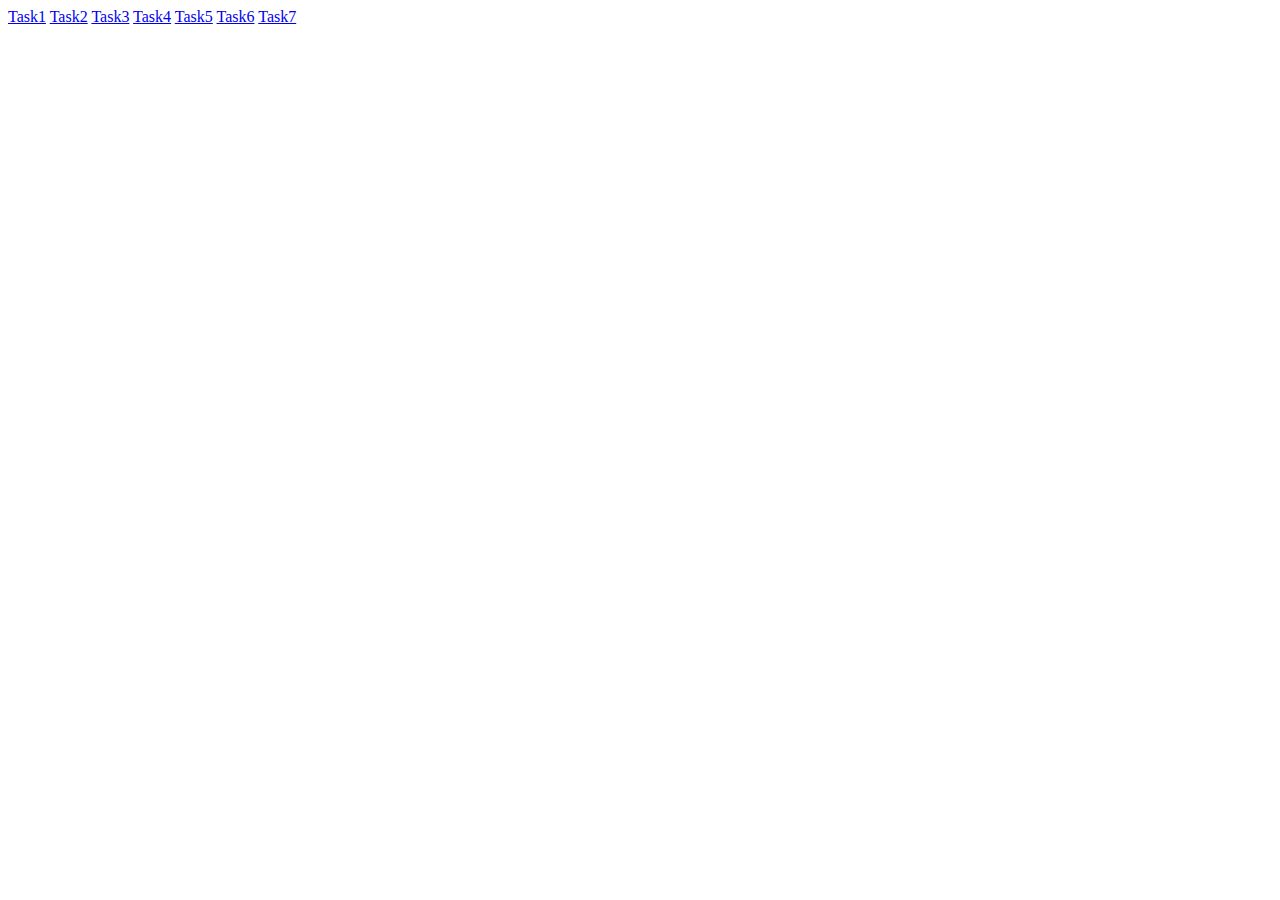
<file: index.html>
<!DOCTYPE html>
<html lang="en">
<head>
  <meta charset="utf-8">
  <title>Main</title>
<link rel="stylesheet" href="style.css">
</head>
<body>
<a href="task1/index.html">Task1</a>
<a href="task2/index.html">Task2</a>
<a href="task3/index.html">Task3</a>
<a href="task4/index.html">Task4</a>
<a href="pingbuller/index.html">Task5</a>
<a href="task6/index.html">Task6</a>
<a href="task7/index.html">Task7</a>
</body>
</html>
</file>
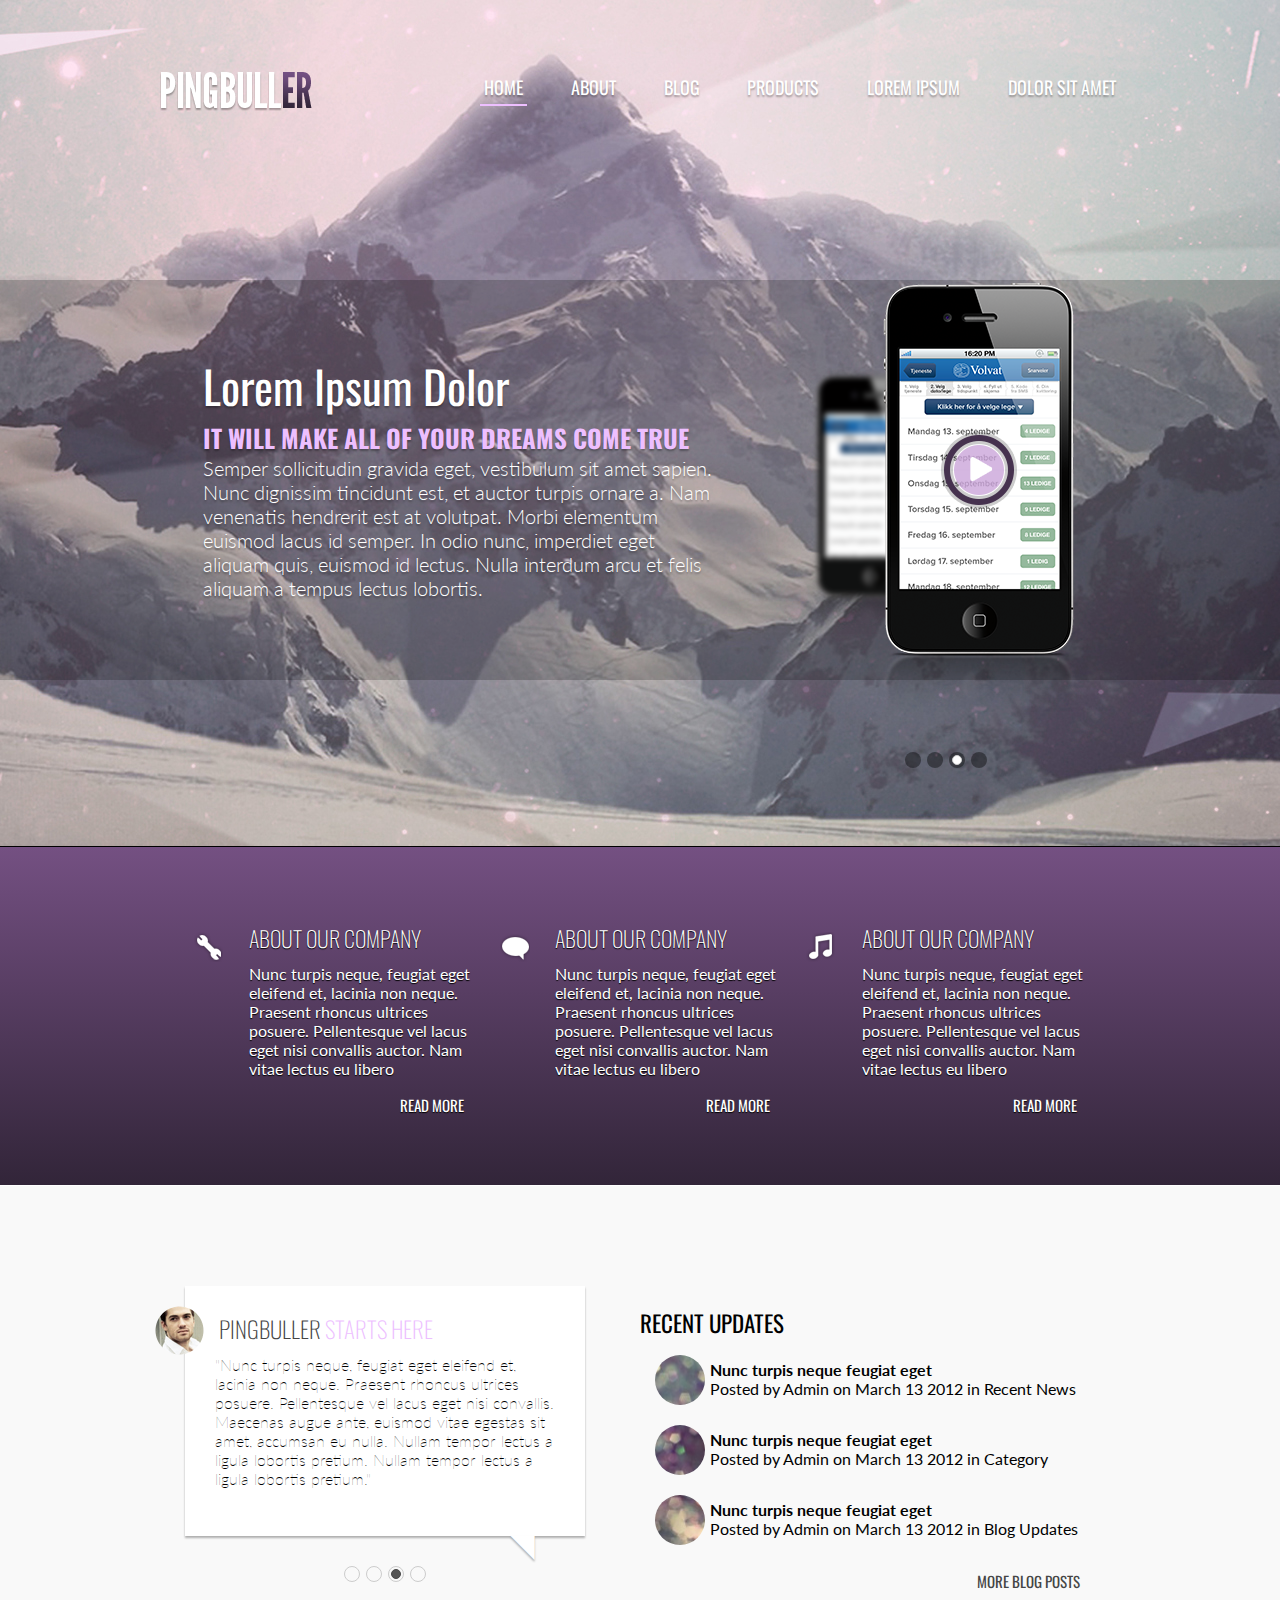
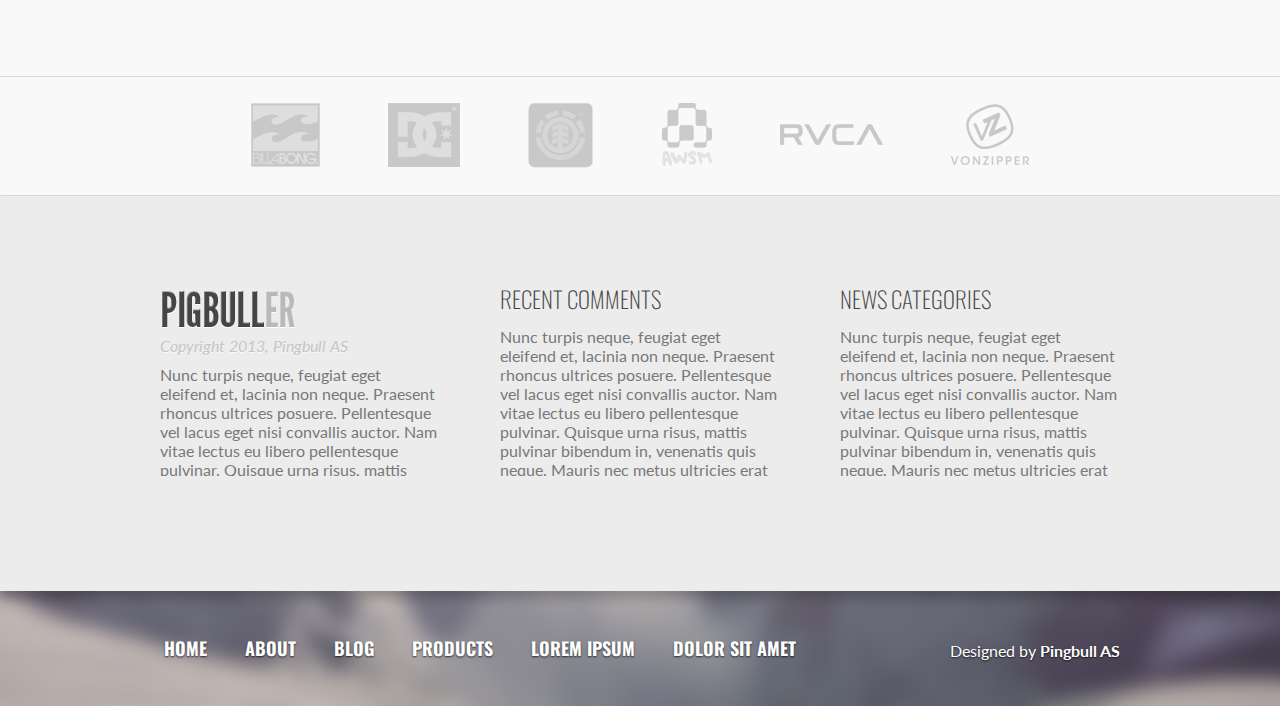
<file: pingbuller/index.html>
<!DOCTYPE html>
<html lang="en">
<head>
  <meta charset="utf-8">
  <meta name="viewport" content="width=device-width, initial-scale=1">
  <title>Pingbuller</title>
  <!-- max size more then 960 -->
  <link rel="stylesheet" href="styles/sprite.css">
  <link href="styles/style.css" rel="stylesheet">
  <link href="styles/style-max960.css" media="only screen and (max-width: 970px)" rel="stylesheet">
  <link href="styles/style-max768.css" media="only screen and (max-width: 778px)" rel="stylesheet">
  <link href="styles/style-max480.css" media="only screen and (max-width: 490px)" rel="stylesheet">
  <link href="https://fonts.googleapis.com/css?family=Oswald:400,700&amp;subset=latin-ext" rel="stylesheet">
  <link href="https://fonts.googleapis.com/css?family=Lato:300,400" rel="stylesheet">
</head>
<body>
    <header>
      <div class="overlay"></div>
      <div class="container">
        <div class="overhead">
          <div class="logo">
          </div>
          <nav class="menu menu-header">
            <ul>
              <li><a href="#" class="active">Home</a></li>
              <li><a href="#">About</a></li>
              <li><a href="#">Blog</a></li>
              <li><a href="#">Products</a></li>
              <li><a href="#">Lorem ipsum</a></li>
              <li><a href="#">Dolor sit amet</a></li>
            </ul>
          </nav>
        </div>
        <div class="slider">
          <div class="slide first">
            <div class="slide-text">
              <h2>Lorem Ipsum Dolor</h2>
              <h3>IT WILL MAKE ALL OF YOUR DREAMS COME TRUE</h3>
              <p>Semper sollicitudin gravida eget, vestibulum sit amet sapien. Nunc dignissim tincidunt est, et auctor turpis ornare a. Nam venenatis hendrerit est at volutpat. Morbi elementum euismod lacus id semper. In odio nunc, imperdiet eget aliquam quis, euismod id lectus. Nulla interdum arcu et felis aliquam a tempus lectus lobortis.</p>
            </div>
            <div class="slide-image"></div>
          </div>
          <div class="widget">
            <ul>
              <li><a href="#"></a></li>
              <li><a href="#"></a></li>
              <li class="active"><a href="#"></a></li>
              <li><a href="#"></a></li>
            </ul>
          </div>
        </div>
      </div>
    </header>
    <main>
      <div class="about">
        <div class="container">
          <i class="icon sprite sprite-wrench"></i>
          <article class="about_article">
            <h3>About our company</h3>
            <p class="text">Nunc turpis neque, feugiat eget eleifend et, lacinia non neque. Praesent rhoncus ultrices posuere. Pellentesque vel lacus eget nisi convallis auctor. Nam vitae lectus eu libero pellentesque pulvinar. Quisque urna risus, mattis pulvinar bibendum in, venenatis quis neque. Mauris nec metus ultricies erat consequat dignissim non eu nisl. Quisque libero tellus, pharetra et eleifend id, interdum elementum arcu. Suspendisse quis mauris non ligula rutrum faucibus eu quis odio. Phasellus eu lobortis odio. In hac habitasse platea dictumst. Proin vestibulum turpis at mauris aliquam non euismod lorem euismod. Aenean dapibus ultricies enim, eget vulputate leo feugiat non.</p>
            <p class="read-more">Read more</p>
          </article>
          <i class="icon sprite sprite-text-cloud-icon"></i>
          <article class="about_article">
            <h3>About our company</h3>
            <p class="text">Nunc turpis neque, feugiat eget eleifend et, lacinia non neque. Praesent rhoncus ultrices posuere. Pellentesque vel lacus eget nisi convallis auctor. Nam vitae lectus eu libero pellentesque pulvinar. Quisque urna risus, mattis pulvinar bibendum in, venenatis quis neque. Mauris nec metus ultricies erat consequat dignissim non eu nisl. Quisque libero tellus, pharetra et eleifend id, interdum elementum arcu. Suspendisse quis mauris non ligula rutrum faucibus eu quis odio. Phasellus eu lobortis odio. In hac habitasse platea dictumst. Proin vestibulum turpis at mauris aliquam non euismod lorem euismod. Aenean dapibus ultricies enim, eget vulputate leo feugiat non.</p>
            <p class="read-more">Read more</p>
          </article>
          <i class="icon sprite sprite-notes-icon"></i>
          <article class="about_article">
            <h3>About our company</h3>
            <p class="text">Nunc turpis neque, feugiat eget eleifend et, lacinia non neque. Praesent rhoncus ultrices posuere. Pellentesque vel lacus eget nisi convallis auctor. Nam vitae lectus eu libero pellentesque pulvinar. Quisque urna risus, mattis pulvinar bibendum in, venenatis quis neque. Mauris nec metus ultricies erat consequat dignissim non eu nisl. Quisque libero tellus, pharetra et eleifend id, interdum elementum arcu. Suspendisse quis mauris non ligula rutrum faucibus eu quis odio. Phasellus eu lobortis odio. In hac habitasse platea dictumst. Proin vestibulum turpis at mauris aliquam non euismod lorem euismod. Aenean dapibus ultricies enim, eget vulputate leo feugiat non.</p>
            <p class="read-more">Read more</p>
          </article>
        </div>

      </div>
      <div class="blog">
        <div class="container">
          <div class="slider-second">
            <div class="text-cloud">
              <img src="img/avatar2.png" class="avatar">
              <h3>Pingbuller <b>starts here</b> </h3>
              <p>"Nunc turpis neque, feugiat eget eleifend et, lacinia non neque. Praesent rhoncus ultrices posuere. Pellentesque vel lacus eget nisi convallis. Maecenas augue ante, euismod vitae egestas sit amet, accumsan eu nulla. Nullam tempor lectus a ligula lobortis pretium. Nullam tempor lectus a ligula lobortis pretium."</p>
            </div>
            <div class="widget">
              <ul>
                <li><a href="#"></a></li>
                <li><a href="#"></a></li>
                <li class="active"><a href="#"></a></li>
                <li><a href="#"></a></li>
              </ul>
            </div>
          </div>
          <div class="recent-updates">
            <h3>Recent updates</h3>
            <div class="item">
              <span class="avatar ava2"></span>
              <p class="item-body">
                <span class="item-header">Nunc turpis neque feugiat eget</span>
                Posted by Admin on March 13 2012 in Recent News
              </p>
            </div>
            <div class="item">
              <span class="avatar ava3"></span>
              <p class="item-body">
                <span class="item-header">Nunc turpis neque feugiat eget</span>
                Posted by Admin on March 13 2012 in Category
              </p>
            </div>
            <div class="item">
              <span class="avatar ava1"></span>
              <p class="item-body">
                <span class="item-header">Nunc turpis neque feugiat eget</span>
                Posted by Admin on March 13 2012 in Blog Updates
              </p>
            </div>
            <p class="read-more">More Blog Posts</p>
          </div>
        </div>
      </div>
      <div class="clients">
        <div class="container">
          <i class="sponsors sponsor-1"></i>
          <i class="sponsors sponsor-2"></i>
          <i class="sponsors sponsor-3"></i>
          <i class="sponsors sponsor-4"></i>
          <i class="sponsors sponsor-5"></i>
          <i class="sponsors sponsor-6"></i>
        </div>
      </div>
    </main>
    <footer>
      <div class="news">
        <div class="container">
          <div class="section">
            <i class="logo"></i>
            <p class="copyright">Copyright 2013, Pingbull AS</p>
            <p>Nunc turpis neque, feugiat eget eleifend et, lacinia non neque. Praesent rhoncus ultrices posuere. Pellentesque vel lacus eget nisi convallis auctor. Nam vitae lectus eu libero pellentesque pulvinar. Quisque urna risus, mattis pulvinar bibendum in, venenatis quis neque. Mauris nec metus ultricies erat consequat dignissim non eu nisl. Quisque libero tellus, pharetra et eleifend id, interdum elementum arcu. Suspendisse quis mauris non ligula rutrum faucibus eu quis odio. Phasellus eu lobortis odio. In hac habitasse platea dictumst. Proin vestibulum turpis at mauris aliquam non euismod lorem euismod. Aenean dapibus ultricies enim, eget vulputate leo feugiat non.</p>
          </div>
          <div class="section">
            <h3>RECENT COMMENTS</h3>
            <p>Nunc turpis neque, feugiat eget eleifend et, lacinia non neque. Praesent rhoncus ultrices posuere. Pellentesque vel lacus eget nisi convallis auctor. Nam vitae lectus eu libero pellentesque pulvinar. Quisque urna risus, mattis pulvinar bibendum in, venenatis quis neque. Mauris nec metus ultricies erat consequat dignissim non eu nisl. Quisque libero tellus, pharetra et eleifend id, interdum elementum arcu. Suspendisse quis mauris non ligula rutrum faucibus eu quis odio. Phasellus eu lobortis odio. In hac habitasse platea dictumst. Proin vestibulum turpis at mauris aliquam non euismod lorem euismod. Aenean dapibus ultricies enim, eget vulputate leo feugiat non.</p>
          </div>
          <div class="section">
            <h3>NEWS CATEGORIES</h3>
            <p>Nunc turpis neque, feugiat eget eleifend et, lacinia non neque. Praesent rhoncus ultrices posuere. Pellentesque vel lacus eget nisi convallis auctor. Nam vitae lectus eu libero pellentesque pulvinar. Quisque urna risus, mattis pulvinar bibendum in, venenatis quis neque. Mauris nec metus ultricies erat consequat dignissim non eu nisl. Quisque libero tellus, pharetra et eleifend id, interdum elementum arcu. Suspendisse quis mauris non ligula rutrum faucibus eu quis odio. Phasellus eu lobortis odio. In hac habitasse platea dictumst. Proin vestibulum turpis at mauris aliquam non euismod lorem euismod. Aenean dapibus ultricies enim, eget vulputate leo feugiat non.</p>
          </div>

        </div>
      </div>
      <div class="bottom container">
        <nav class="menu menu-footer">
          <ul>
            <li><a href="#">Home</a></li>
            <li><a href="#">About</a></li>
            <li><a href="#">Blog</a></li>
            <li><a href="#">Products</a></li>
            <li><a href="#">Lorem ipsum</a></li>
            <li><a href="#">Dolor sit amet</a></li>
          </ul>
        </nav>
        <p>Designed by <b>Pingbull AS</b></p>
      </div>
    </footer>
</body>
</html>
</file>
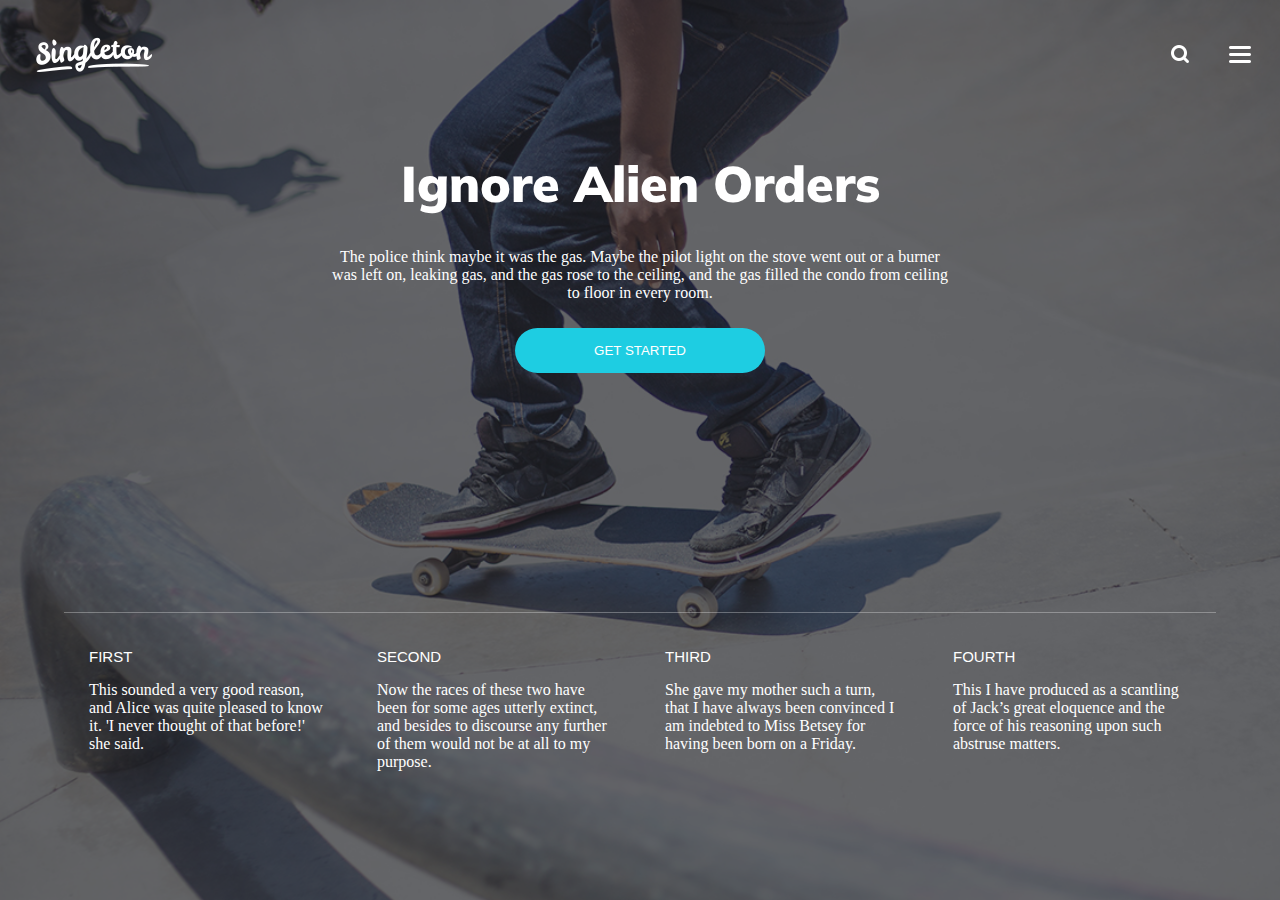
<file: task1/index.html>
<!DOCTYPE html>
<html lang="en">
<head>
  <meta charset="utf-8">
  <title>Singleton</title>
  <link href="https://fonts.googleapis.com/css?family=Muli:400,900" rel="stylesheet">
  <link href="styles/style.css" rel="stylesheet">
</head>
<body>
  <div class="background">

  </div>
  <div class="container">
    <div class="header">
      <div class="logo">

      </div>
      <div class="menu">

      </div>
      <div class="search">

      </div>
    </div>
    <div class="content">
      <h1>Ignore Alien Orders</h1>
      <p>The police think maybe it was the gas. Maybe the pilot light on the stove went out or a burner was left on, leaking gas, and the gas rose to the ceiling, and the gas filled the condo from ceiling to floor in every room.</p>
      <button type="button" name="button">Get started</button>
    </div>
    <div class="footer">
      <div class="column">
        <h3>First</h3>
        <p>This sounded a very good reason, and Alice was quite pleased to know it. 'I never thought of that before!' she said.</p>
      </div>
      <div class="column">
        <h3>Second</h3>
        <p>Now the races of these two have been for some ages utterly extinct, and besides to discourse any further of them would not be at all to my purpose.</p>
      </div>
      <div class="column">
        <h3>Third</h3>
        <p>She gave my mother such a turn, that I have always been convinced I am indebted to Miss Betsey for having been born on a Friday.</p>
      </div>
      <div class="column">
        <h3>Fourth</h3>
        <p>This I have produced as a scantling of Jack’s great eloquence and the force of his reasoning upon such abstruse matters.</p>
      </div>
    </div>
  </div>
</body>
</html>
</file>
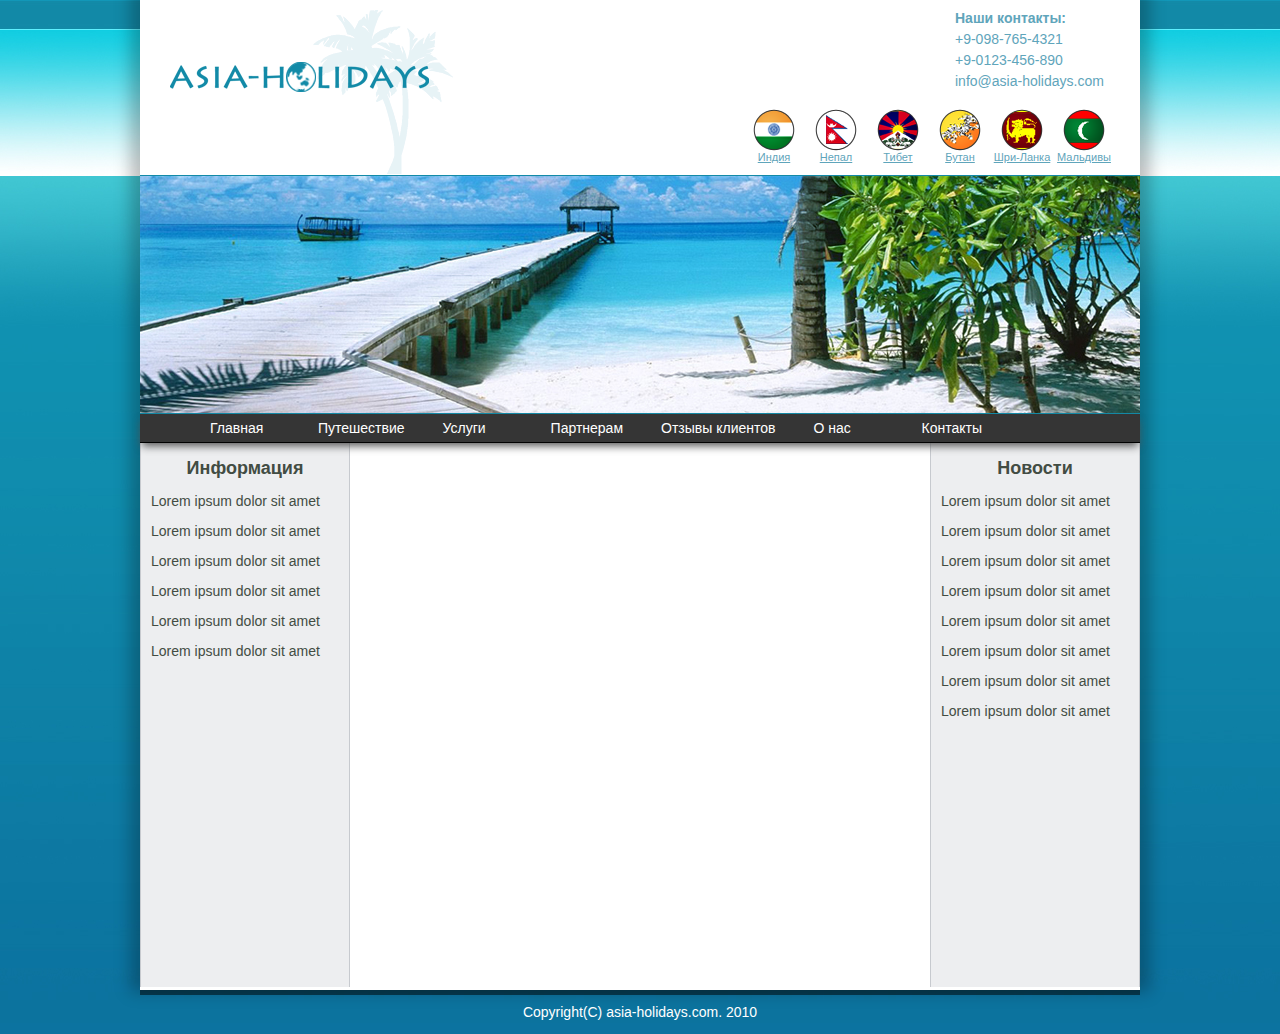
<file: task2/index.html>
<!DOCTYPE html>
<html lang="en">
<head>
  <meta charset="utf-8">
  <title>Asia-Holidays</title>
  <link href="styles/style.css" rel="stylesheet">
</head>
<body>
  <div class="container">
    <div class="header">
      <div class="logo">
        <img src="img/logo.png" alt="">
      </div>
      <div class="contacts">
        <h4>Наши контакты:</h4>
        <p>+9-098-765-4321</p>
        <p>+9-0123-456-890</p>
        <p>info@asia-holidays.com</p>
      </div>
      <div class="countries">
          <a class="country india" href="#">Индия</a>
          <a class="country nepal" href="#">Непал</a>
          <a class="country tibet" href="#">Тибет</a>
          <a class="country bhutan" href="#">Бутан</a>
          <a class="country sri-lanka" href="#">Шри-Ланка</a>
          <a class="country maldives" href="#">Мальдивы</a>      
      </div>
    </div>
    <div class="cover">
      <img src="img/photo.jpg" alt="">
    </div>
    <nav class="menu clearfix">
      <ul>
        <li><a href=#>Главная</a></li>
        <li><a href=#>Путешествие</a>
          <ul class="submenu">
            <li><a href=#>Путешествие 1</a></li>
            <li><a href=#>Путешествие 2</a></li>
            <li><a href=#>Путешествие 3</a></li>
            <li><a href=#>Путешествие 4</a></li>
            <li><a href=#>Путешествие 5</a></li>
            <li><a href=#>Путешествие 6</a></li>
          </ul>
        </li>
        <li><a href=#>Услуги</a>
          <ul class="submenu">
            <li><a href=#>Услуги 1</a></li>
            <li><a href=#>Услуги 2</a></li>
            <li><a href=#>Услуги 3</a></li>
            <li><a href=#>Услуги 4</a></li>
            <li><a href=#>Услуги 5</a></li>
          </ul>
        </li>
        <li><a href=#>Партнерам</a>
          <ul class="submenu">
            <li><a href=#>Партнерам 1</a></li>
            <li><a href=#>Партнерам 2</a></li>
            <li><a href=#>Партнерам 3</a></li>
          </ul>
        </li>
        <li><a href=#>Отзывы клиентов</a></li>
        <li><a href=#>О нас</a></li>
        <li><a href=#>Контакты</a></li>
      </ul>
    </nav>
    <div class="column information">
      <h3>Информация</h3>
      <p>Lorem ipsum dolor sit amet</p>
      <p>Lorem ipsum dolor sit amet</p>
      <p>Lorem ipsum dolor sit amet</p>
      <p>Lorem ipsum dolor sit amet</p>
      <p>Lorem ipsum dolor sit amet</p>
      <p>Lorem ipsum dolor sit amet</p>

    </div>
    <div class="column news">
      <h3>Новости</h3>
      <p>Lorem ipsum dolor sit amet</p>
      <p>Lorem ipsum dolor sit amet</p>
      <p>Lorem ipsum dolor sit amet</p>
      <p>Lorem ipsum dolor sit amet</p>
      <p>Lorem ipsum dolor sit amet</p>
      <p>Lorem ipsum dolor sit amet</p>
      <p>Lorem ipsum dolor sit amet</p>
      <p>Lorem ipsum dolor sit amet</p>


    </div>

  </div>
  <p class="copyright">Copyright(C) asia-holidays.com. 2010</p>
</body>
</html>
</file>
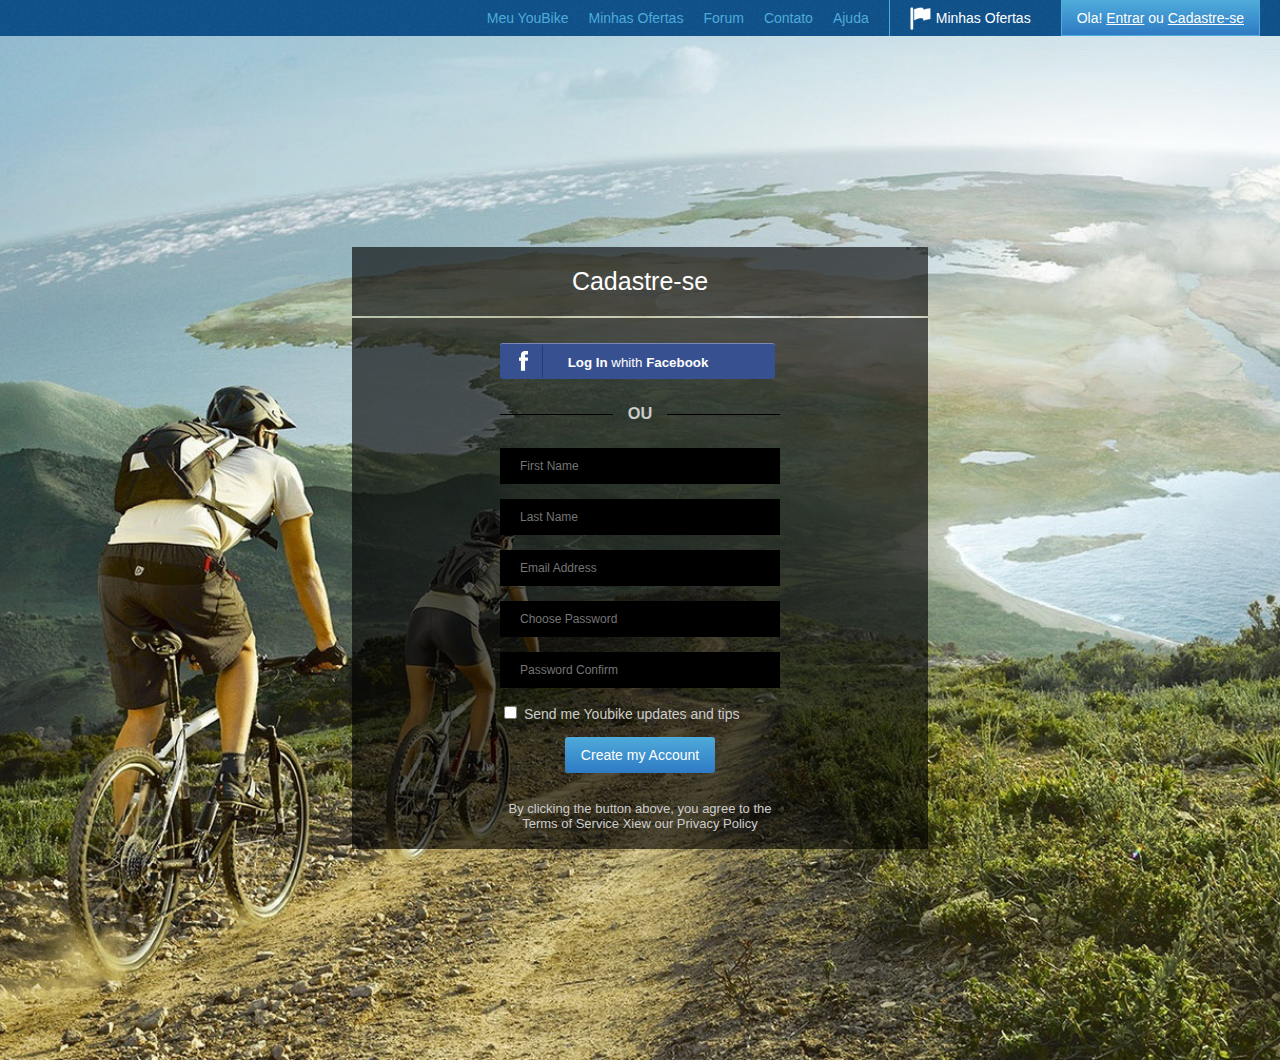
<file: task3/index.html>
<!DOCTYPE html>
<html lang="en">
<head>
  <meta charset="utf-8">
  <title>YouBike</title>
  <link href="styles/style.css" rel="stylesheet">
</head>
<body>
  <div class="header">
    <nav class="menu">
      <div class="login">
        <span class="button">Ola! <a href="#">Entrar</a> ou <a href="#">Cadastre-se</a></span>
      </div>
      <div class="offers">
        <a href="#">Minhas Ofertas</a>
      </div>
      <ul>
        <li><a href="#">Meu YouBike</a></li>
        <li><a href="#">Minhas Ofertas</a></li>
        <li><a href="#">Forum</a></li>
        <li><a href="#">Contato</a></li>
        <li><a href="#">Ajuda</a></li>
      </ul>
    </nav>

  </div>
  <div class="wrapper">
    <div class="registration">
      <div class="head">
        <h2>Cadastre-se</h2>
      </div>
      <div class="form">
        <fieldset>
          <button class="facebook" type="button" name="button">
            <span><b>Log In</b> whith <b>Facebook</b></span>
          </button>
          <h3 class="line">OU</h3>
          <input type="text" name="firstname" placeholder="First Name">
          <input type="text" name="lastname" placeholder="Last Name">
          <input type="text" name="email" placeholder="Email Address">
          <input type="password" name="password" placeholder="Choose Password">
          <input type="password" name="confirmation" placeholder="Password Confirm">
          <div>
            <label class="checkbox">
              <input type="checkbox" value="send-me" name="sendMe"> Send me Youbike updates and tips
            </label>
          </div>
          <input class="button" type="button" name="create" value="Create my Account">
          <p>By clicking the button above, you agree to the Terms of Service Xiew our Privacy Policy</p>
        </fieldset>
      </div>
    </div>
  </div>
</body>
</html>
</file>
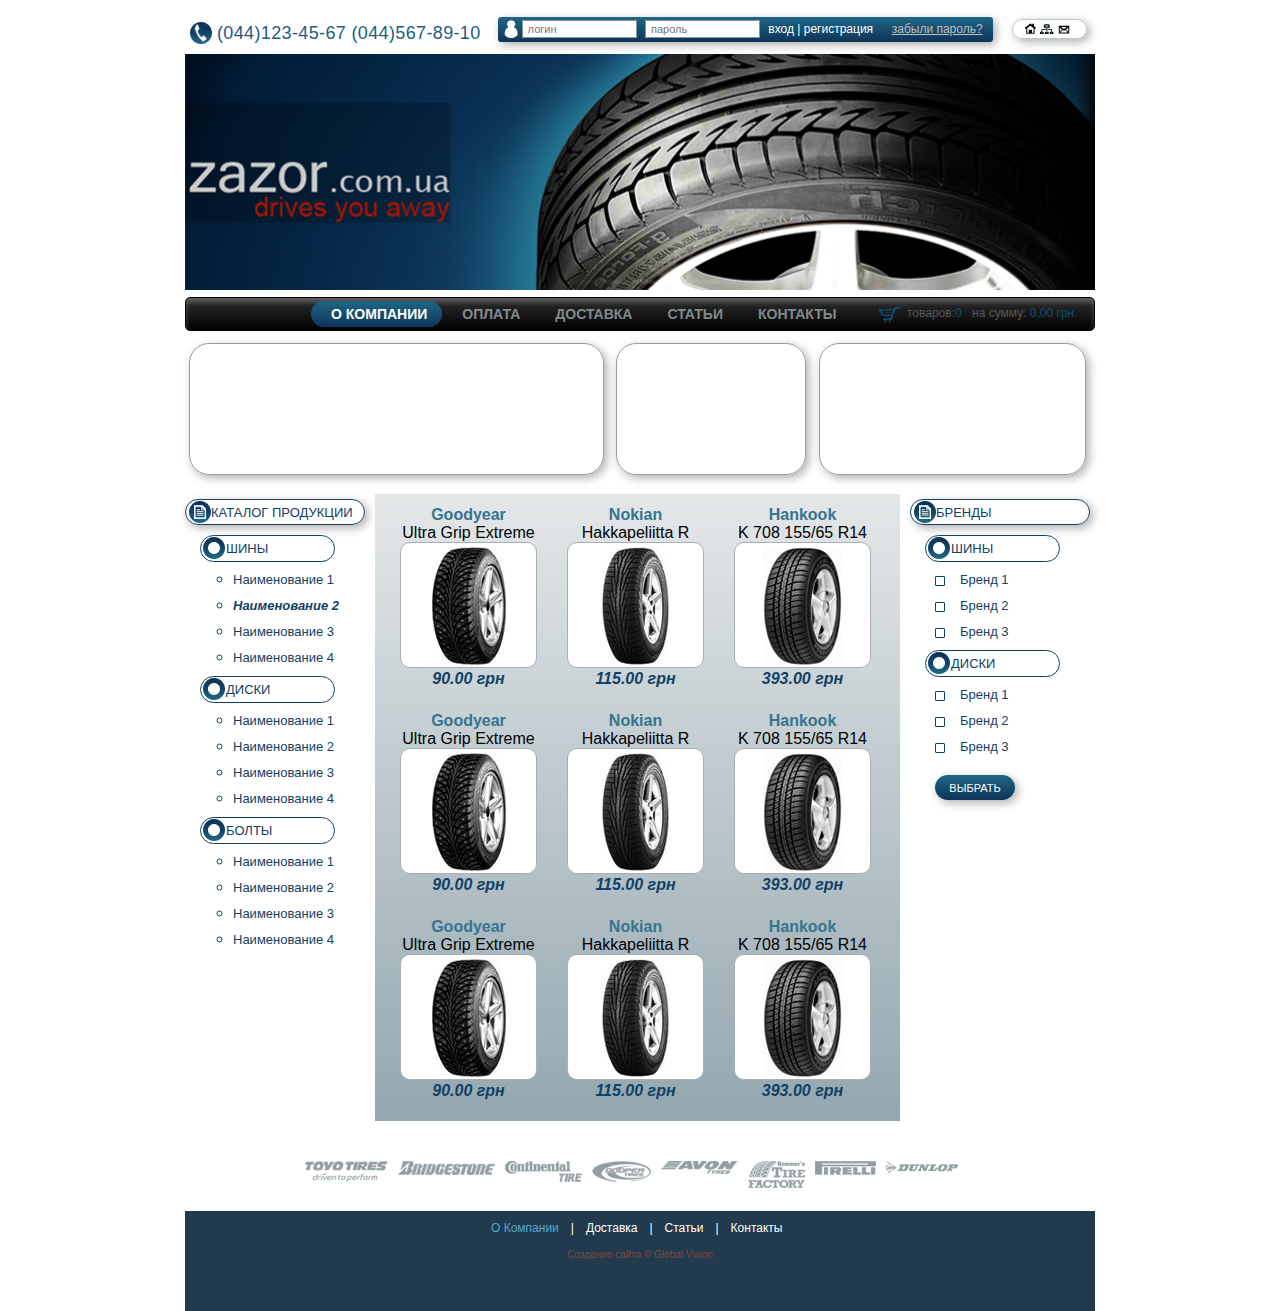
<file: task4/index.html>
<!DOCTYPE html>
<html lang="en">
<head>
  <meta charset="utf-8">
  <title>Zazor</title>
  <link href="styles/style.css" rel="stylesheet">
<!-- <script src="http://pixp.fdrv.guru/pixp.js" type="text/javascript"></script> -->
</head>
<body>
  <header>
    <div class="phones">
      <div class="phone-icon">
      </div>
      <div class="phone-number">
        (044)123-45-67 (044)567-89-10
      </div>
      <span></span>
    </div>
    <form class="login shadow" action="#">
      <div class="user-icon">

      </div>
      <input type="text" name="login" placeholder="логин">
      <input type="password" name="password" placeholder="пароль">
      <a href="#">вход</a> |  <a href="#">регистрация</a>
      <a class="forget" href="#">забыли пароль?</a>
    </form>
    <div class="site-map shadow">
      <a href="#" class="home"></a>
      <a href="#" class="map"></a>
      <a href="#" class="mail"></a>
    </div>
    <div class="banner">
    </div>
  </header>
  <nav class="menu">
    <ul>
      <li><a href="#" class="active">О компании</a></li>
      <li><a href="#">Оплата</a></li>
      <li><a href="#">Доставка</a></li>
      <li><a href="#">Статьи</a></li>
      <li><a href="#">Контакты</a></li>
    </ul>
    <div class="basket">
      <a href="#"></a>
      <span>товаров:<b>0</b> на сумму: <b>0,00 грн.</b></span>      
    </div>
  </nav>
  <main>
    <div class="search">
      <div class="auto shadow">

      </div>
      <div class="tire shadow">

      </div>
      <div class="disk shadow">

      </div>
    </div>
    <aside class="catalog">
      <h3 class="shadow">Каталог продукции</h3>
      <ul>
        <li><a href="#">Шины</a>
          <ul>
            <li><a href="#">Наименование 1</a></li>
            <li><a href="#" class="active">Наименование 2</a></li>
            <li><a href="#">Наименование 3</a></li>
            <li><a href="#">Наименование 4</a></li>
          </ul>
        </li>

        <li>
          <a href="#">Диски</a>
          <ul>
            <li><a href="#">Наименование 1</a></li>
            <li><a href="#">Наименование 2</a></li>
            <li><a href="#">Наименование 3</a></li>
            <li><a href="#">Наименование 4</a></li>
          </ul>

        </li>
        <li>
          <a href="#">Болты</a>
          <ul>
            <li><a href="#">Наименование 1</a></li>
            <li><a href="#">Наименование 2</a></li>
            <li><a href="#">Наименование 3</a></li>
            <li><a href="#">Наименование 4</a></li>
          </ul>
        </li>
      </ul>

    </aside>
    <section class="tires">
      <figure>
        <figcaption><h4>Goodyear</h4> Ultra Grip Extreme</figcaption>
        <div class="image">
          <img src="img/foto1.png" alt="">
        </div>
        <h3>90.00 грн</h3>
      </figure>
      <figure>
        <figcaption><h4>Nokian</h4> Hakkapeliitta R</figcaption>
        <div class="image">
          <img src="img/foto2.png" alt="">
        </div>
        <h3>115.00 грн</h3>
      </figure>
      <figure>
        <figcaption><h4>Hankook</h4> K 708 155/65 R14</figcaption>
        <div class="image">
          <img src="img/foto3.png" alt="">
        </div>
        <h3>393.00 грн</h3>
      </figure>
      <figure>
        <figcaption><h4>Goodyear</h4> Ultra Grip Extreme</figcaption>
        <div class="image">
          <img src="img/foto1.png" alt="">
        </div>
        <h3>90.00 грн</h3>
      </figure>
      <figure>
        <figcaption><h4>Nokian</h4> Hakkapeliitta R</figcaption>
        <div class="image">
          <img src="img/foto2.png" alt="">
        </div>
        <h3>115.00 грн</h3>
      </figure>
      <figure>
        <figcaption><h4>Hankook</h4> K 708 155/65 R14</figcaption>
        <div class="image">
          <img src="img/foto3.png" alt="">
        </div>
        <h3>393.00 грн</h3>
      </figure>
      <figure>
        <figcaption><h4>Goodyear</h4> Ultra Grip Extreme</figcaption>
        <div class="image">
          <img src="img/foto1.png" alt="">
        </div>
        <h3>90.00 грн</h3>
      </figure>
      <figure>
        <figcaption><h4>Nokian</h4> Hakkapeliitta R</figcaption>
        <div class="image">
          <img src="img/foto2.png" alt="">
        </div>
        <h3>115.00 грн</h3>
      </figure>
      <figure>
        <figcaption><h4>Hankook</h4> K 708 155/65 R14</figcaption>
        <div class="image">
          <img src="img/foto3.png" alt="">
        </div>
        <h3>393.00 грн</h3>
      </figure>
    </section>
    <aside class="brands">
      <h3 class="shadow">Бренды</h3>
      <ul>
        <li>
          <a href="#">Шины</a>
          <ul>
            <li><label><input type="checkbox"><span>Бренд 1</span></label></li>
            <li><label><input type="checkbox"><span>Бренд 2</span></label></li>
            <li><label><input type="checkbox"><span>Бренд 3</span></label></li>
          </ul>
        </li>
        <li>
          <a href="#">Диски</a>
          <ul>
            <li><label><input type="checkbox"><span>Бренд 1</span></label></li>
            <li><label><input type="checkbox"><span>Бренд 2</span></label></li>
            <li><label><input type="checkbox"><span>Бренд 3</span></label></li>
          </ul>
        </li>
      </ul>
      <input type="button" name="" value="ВЫБРАТЬ" class="shadow">

    </aside>
    <section class="logos">
      <img src="img/logo1.png" alt="">
      <img src="img/logo2.png" alt="">
      <img src="img/logo7.png" alt="">
      <img src="img/logo5.png" alt="">
      <img src="img/logo4.png" alt="">
      <img src="img/logo3.png" alt="">
      <img src="img/logo6.png" alt="">
      <img src="img/logo8.png" alt="">

    </section>
  </main>
  <footer>
    <nav>
      <ul>
        <li><a href="#" class="active">О Компании</a>|</li>
        <li><a href="#">Доставка</a>|</li>
        <li><a href="#">Статьи</a>|</li>
        <li><a href="#">Контакты</a></li>
      </ul>
    </nav>
    <p>Создание сайта © Global Vision</p>

  </footer>
</body>
</html>
</file>
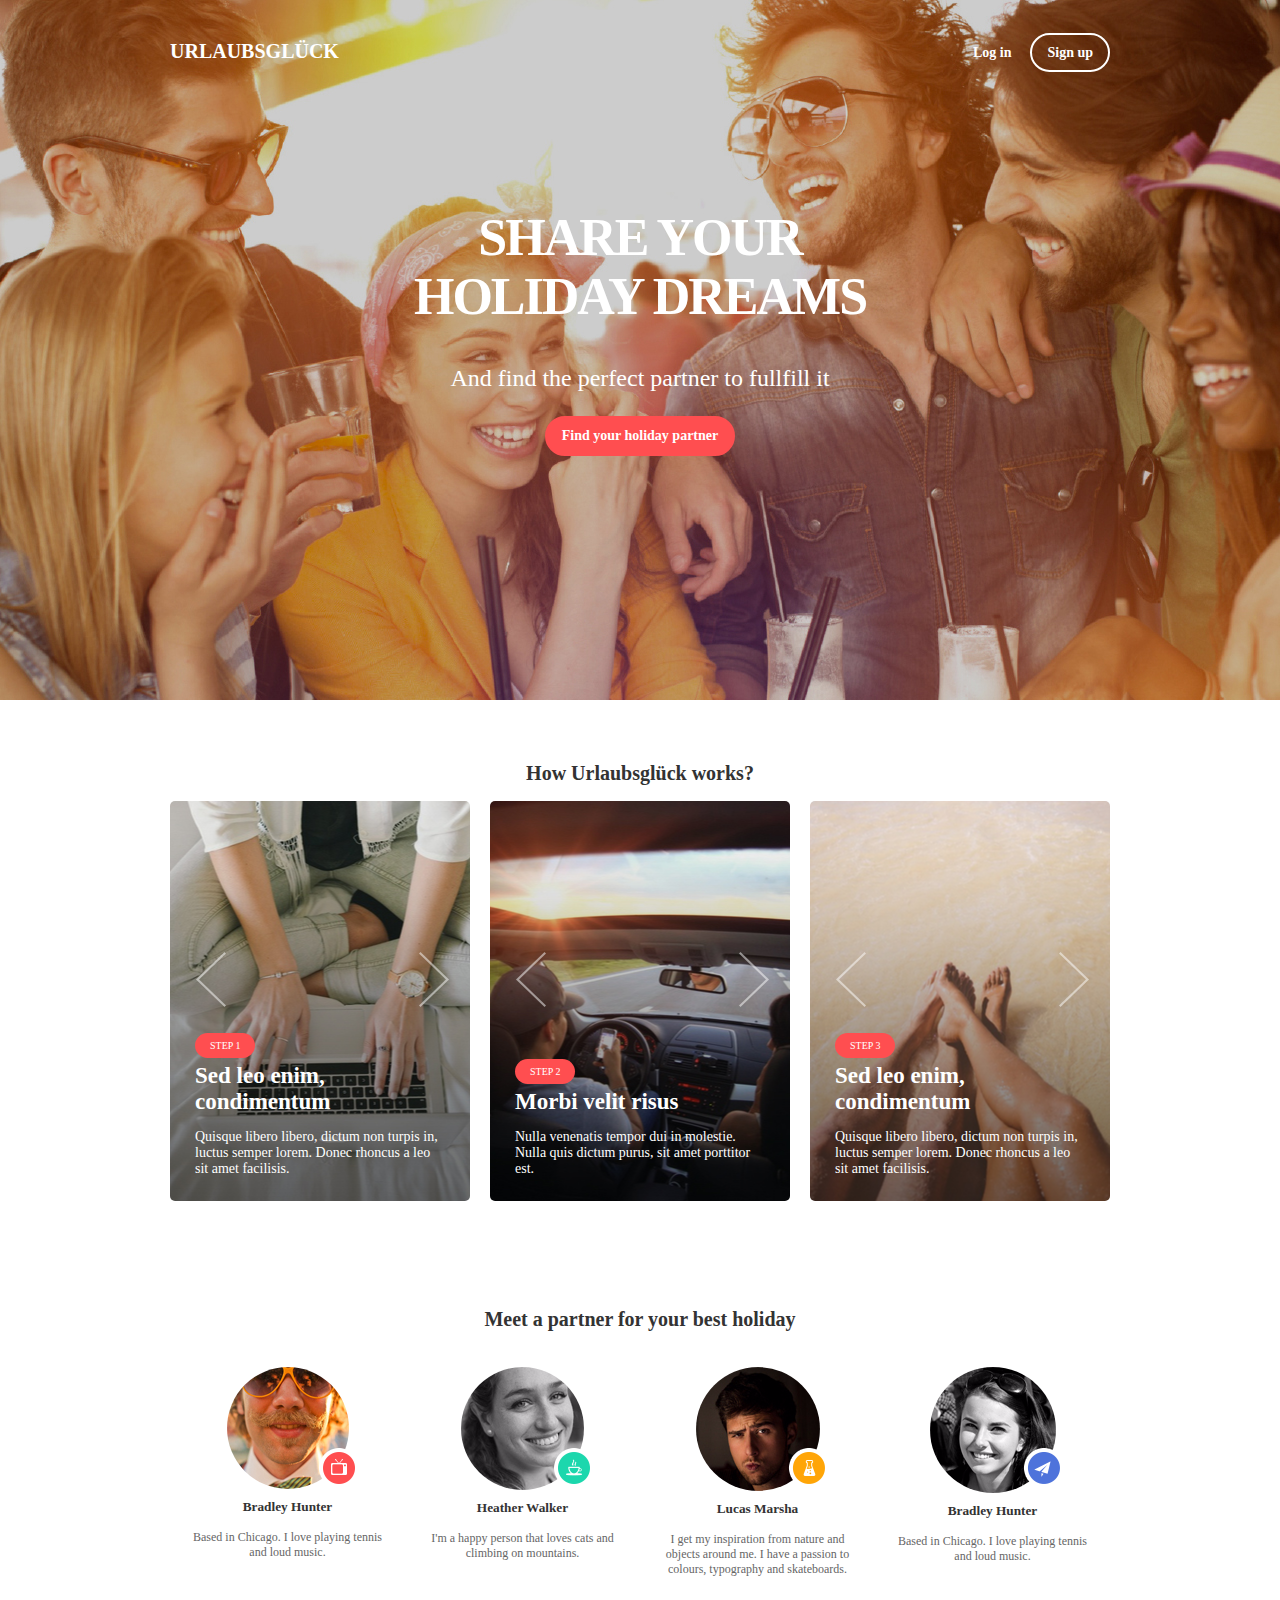
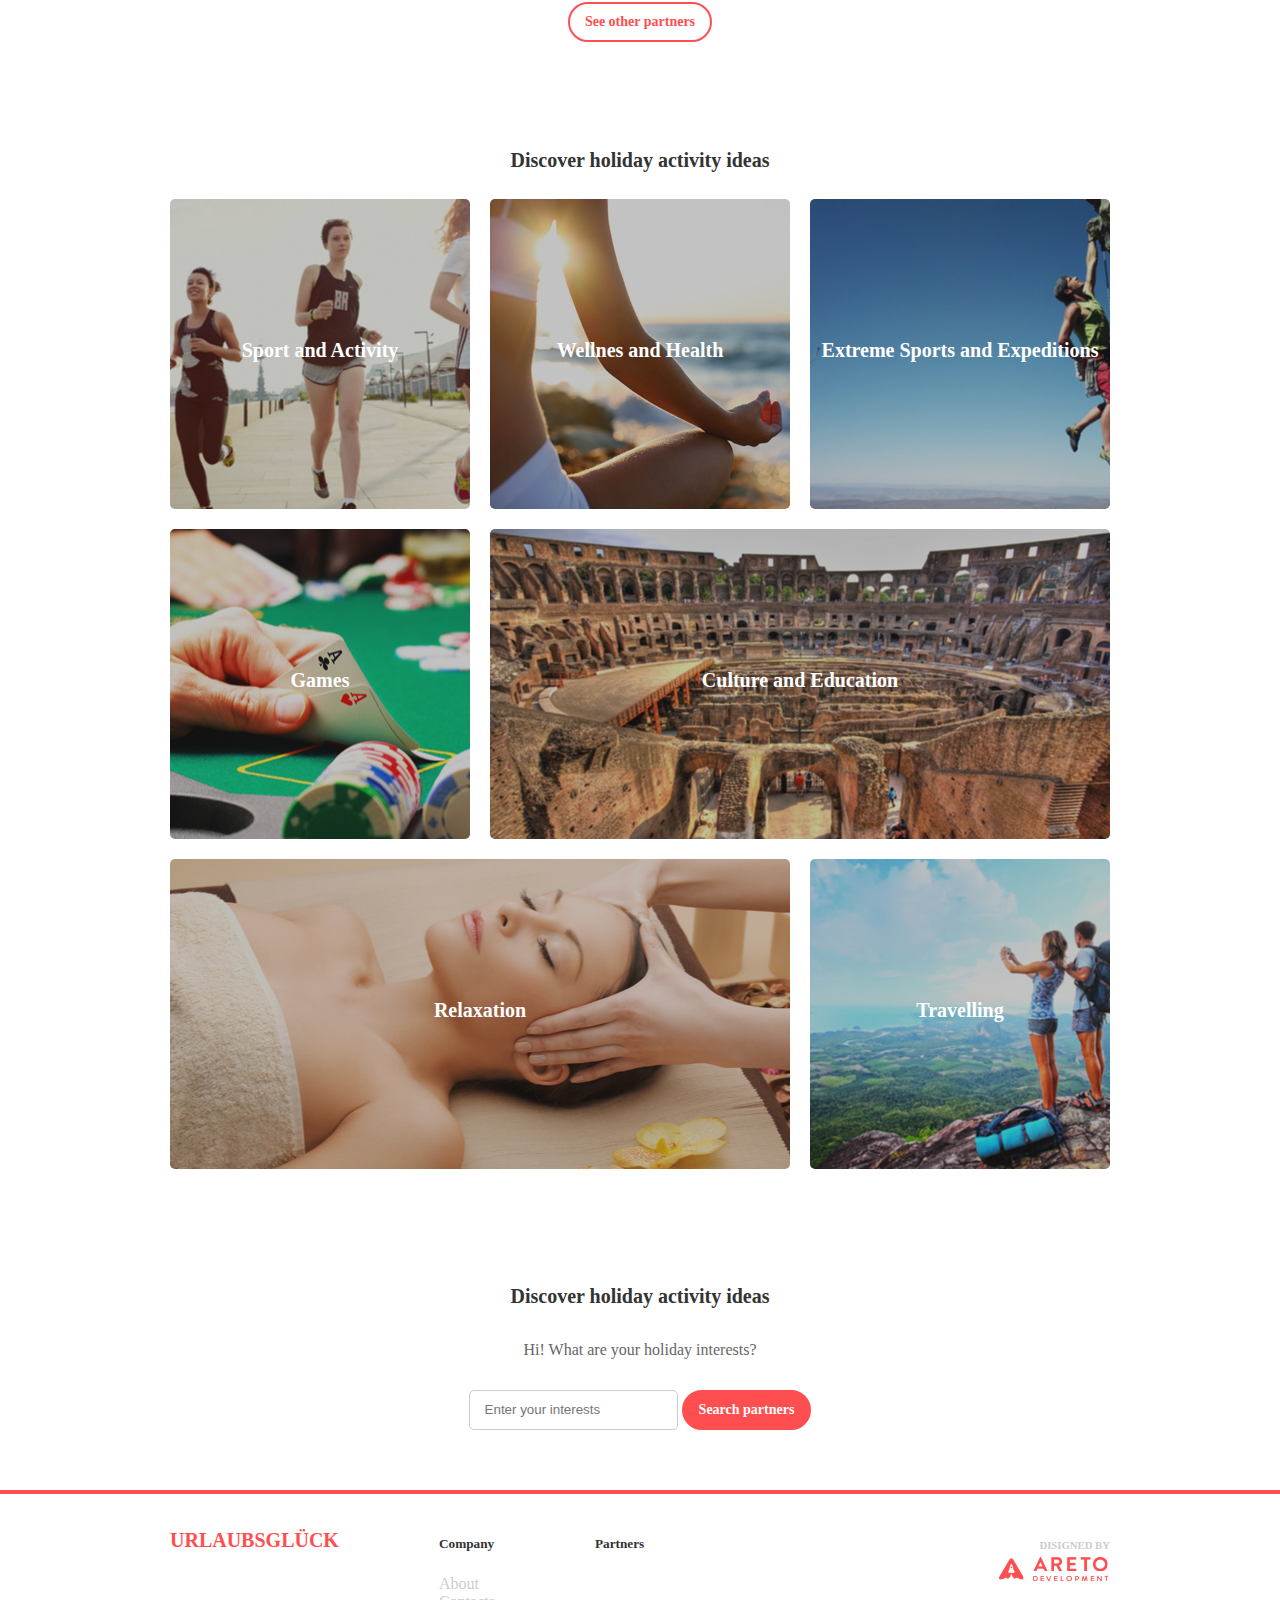
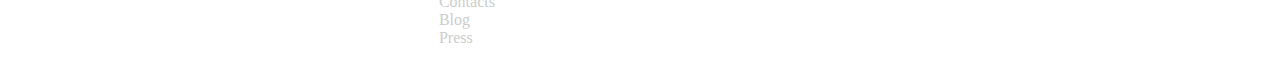
<file: task7/index.html>
<!DOCTYPE html>
<html lang="en">

<head>
    <meta name="viewport" content="width=device-width, initial-scale=1.0">
    <meta charset="utf-8">
    <title>URLAUBSGLÜCK</title>
    <link href="https://fonts.googleapis.com/css?family=Montserrat:400,700|Roboto:300,400" rel="stylesheet">
    <link rel="stylesheet" href="css/main.css">
    <link rel="stylesheet" href="css/sprite.css">
</head>

<body>
    <header class="header">
        <div class="header__wrapper">
            <div class="header__top">
                <div class="header__top__logo">
                    URLAUBSGLÜCK
                </div>
                <div class="headet__top__btns">
                  <a href="#" class="header__top__btn login">Log in</a>
                  <a href="#" class="header__top__btn signup">Sign up</a>
                </div>
            </div>
            <div class="header__promo">
                <h1 class="header__promo__h1">Share your holiday dreams</h1>
                <p class="header__promo__text">And find the perfect partner to fullfill it</p>
                <button class="header__promo__btn" type="button" name="find">Find your holiday partner</button>
            </div>
        </div>
    </header>
    <div class="container">
        <section class="steps">
            <h2 class="steps__h2">How Urlaubsglück works?</h2>
            <div class="steps__wrapper">
                <div class="step step-1">
                    <div class="step__arrows">
                        <i class="step__arrow icons icons-icon-left"></i>
                        <i class="step__arrow icons icons-icon-right"></i>
                    </div>
                    <div class="step__info">
                        <span>Step 1</span>
                        <h3>Sed leo enim, condimentum</h3>
                        <p>Quisque libero libero, dictum non turpis in, luctus semper lorem. Donec rhoncus a leo sit amet facilisis.</p>
                    </div>
                </div>
                <div class="step step-2">
                    <div class="step__arrows">
                        <i class="step__arrow icons icons-icon-left"></i>
                        <i class="step__arrow icons icons-icon-right"></i>
                    </div>
                    <div class="step__info">
                        <span>Step 2</span>
                        <h3>Morbi velit risus</h3>
                        <p>Nulla venenatis tempor dui in molestie. Nulla quis dictum purus, sit amet porttitor est.</p>
                    </div>
                </div>
                <div class="step step-3">
                    <div class="step__arrows">
                        <i class="step__arrow icons icons-icon-left"></i>
                        <i class="step__arrow icons icons-icon-right"></i>
                    </div>
                    <div class="step__info">
                        <span>Step 3</span>
                        <h3>Sed leo enim, condimentum</h3>
                        <p>Quisque libero libero, dictum non turpis in, luctus semper lorem. Donec rhoncus a leo sit amet facilisis.</p>
                    </div>
                </div>
            </div>
        </section>
        <section class="partners">
            <h2 class="partners__h2">Meet a partner for your best holiday</h2>
            <div class="partners__wrapper">
                <div class="partner">
                    <div class="partner__image">
                        <i class="avatars avatars-avatar-1"></i>
                    </div>
                    <i class="icons icons-icon-tv partner__icon"></i>
                    <h5 class="partner__name">Bradley Hunter</h5>
                    <p class="partner__info">Based in Chicago. I love playing tennis and loud music.</p>
                </div>
                <div class="partner">
                    <div class="partner__image">
                        <i class="avatars avatars-avatar-2"></i>
                    </div>
                    <i class="icons icons-icon-coffee partner__icon"></i>
                    <h5 class="partner__name">Heather Walker</h5>
                    <p class="partner__info">I'm a happy person that loves cats and climbing on mountains.</p>
                </div>
                <div class="partner">
                    <div class="partner__image">
                        <i class="avatars avatars-avatar-3"></i>
                    </div>
                    <i class="icons icons-icon-flask partner__icon"></i>
                    <h5 class="partner__name">Lucas Marsha</h5>
                    <p class="partner__info">I get my inspiration from nature and objects around me. I have a passion to colours, typography and skateboards.</p>
                </div>
                <div class="partner">
                    <div class="partner__image">
                        <i class="avatars avatars-avatar-4"></i>
                    </div>
                    <i class="icons icons-icon-airplane partner__icon"></i>
                    <h5 class="partner__name">Bradley Hunter</h5>
                    <p class="partner__info">Based in Chicago. I love playing tennis and loud music.</p>
                </div>
            </div>
            <button class="partners__btn" type="button" name="button">See other partners</button>
        </section>
        <section class="ideas">
          <h2 class="ideas__h2">Discover holiday activity ideas</h2>
          <div class="ideas__wrapper">
            <div class="idea col-1 sport">
              <span class="idea__text">Sport and Activity</span>
            </div>
            <div class="idea col-1 health">
              <span class="idea__text">Wellnes and Health</span>
            </div>
            <div class="idea col-1 extreme">
              <span class="idea__text">Extreme Sports and Expeditions</span>
            </div>
            <div class="idea col-1 games">
              <span class="idea__text">Games</span>
            </div>
            <div class="idea col-2 culture">
              <span class="idea__text">Culture and Education</span>
            </div>
            <div class="idea col-2 relax">
              <span class="idea__text">Relaxation</span>
            </div>
            <div class="idea col-1 travel">
              <span class="idea__text">Travelling</span>
            </div>
          </div>
        </section>
        <section class="search">
          <h2 class="search__h2">Discover holiday activity ideas</h2>
          <p class="search__text">Hi! What are your holiday interests?</p>
          <div class="search__form">
            <input class="search__form__input" type="text" name="" value="" placeholder="Enter your interests">
            <button class="search__form__btn" type="button" name="button">Search partners</button>
          </div>
        </section>
    </div>
    <footer class="footer">
      <div class="footer__wrapper">
        <div class="footer__logo">
          URLAUBSGLÜCK
        </div>
        <div class="footer__company">
          <h5>Company</h5>
          <nav class="footer__company__menu">
            <a href="#">About</a>
            <a href="#">Contacts</a>
            <a href="#">Blog</a>
            <a href="#">Press</a>
          </nav>
        </div>
        <div class="footer__partners">
          <h5>Partners</h5>
        </div>
        <div class="footer__copyright">
          <h6>Disigned by</h6>
          <i class="icons icon-development"></i>
        </div>
      </div>
    </footer>
</body>

</html>
</file>
<file: style.css>
nav {
  display: flex;
  flex-flow: row;
  align-items: flex-start;
}
nav > a {
  color: #555;
  font-family: Arial, sans-serif;
  font-size: 16px;
  text-decoration: none;
  display: inline-block;
  background-color: rgba(58,156,70,0.7);
  padding: 10px 15px;
  transition: all 2s linear;
  margin: 10px
}
nav > a:hover {
  background-color: rgba(58, 147, 156, 0.7);
}
</file>
<file: pingbuller/styles/sprite.css>
.sprite {
    background-image: url(../img/spritesheet.png);
    background-repeat: no-repeat;
    display: block;
}

.sprite-notes-icon {
    width: 30px;
    height: 30px;
    background-position: -5px -5px;
}

.sprite-text-cloud-icon {
    width: 30px;
    height: 30px;
    background-position: -45px -5px;
}

.sprite-wrench {
    width: 30px;
    height: 30px;
    background-position: -5px -45px;
}


.sponsors {
    background-image: url(../img/sponsors.png);
    background-repeat: no-repeat;
    display: block;
}

.sponsor-1 {
    width: 71px;
    height: 66px;
    background-position: -5px -5px;
}

.sponsor-2 {
    width: 74px;
    height: 66px;
    background-position: -86px -5px;
}

.sponsor-3 {
    width: 67px;
    height: 66px;
    background-position: -5px -81px;
}

.sponsor-4 {
    width: 52px;
    height: 66px;
    background-position: -82px -81px;
}

.sponsor-5 {
    width: 105px;
    height: 66px;
    background-position: -170px -5px;
}

.sponsor-6 {
    width: 80px;
    height: 66px;
    background-position: -144px -81px;
}
</file>
<file: pingbuller/styles/style.css>
body, div, header, footer, main, p, ul, h1,h2,h3,h4,h5,h6 {
  box-sizing: border-box;
  margin: 0;
}
body{
  background: url(../img/bg.jpg);
  background-repeat: repeat-x;;
  background-position: center top;
  background-size: 2400px 869px;
  width: 100%;
  font-family: 'Lato', sans-serif;
}
header {
  width: 100%;
  position: relative;
  height: 846px;
  text-shadow: 0 2px 2px rgba(0, 0, 0, 0.3);
}
.overlay {
  background-color: rgba(0,0,0,.2);
  position: absolute;
  width: 100%;
  display: block;
  top: 280px;
  height: 400px;
  z-index: -1;
}
.container {
  margin: 0 auto;
  width: 960px;
}
header .container {
  padding-top: 70px;
}
header .overhead {
  display: flex;
  flex-direction: row;
  justify-content: space-between;
}

.logo {
  /*font-family: 'Oswald', sans-serif;
  font-size: 35px;
  font-weight: 700;
  color: #fff;*/
  display: inline-block;
  background: url(../img/logo1.png) no-repeat;
  height: 42px;
  width: 152px;
}
.menu ul{
  padding: 0;
  list-style: none;
}
.menu ul{
  display: flex;
  flex-direction: row;
  justify-content: space-between;
  width: 640px;
  height: 36px;
}
.menu a {
  font-family: 'Oswald', sans-serif;
  display: block;
  text-decoration: none;
  /*text-shadow: 0 2px 2px rgba(0, 0, 0, 0.3);*/
  text-transform: uppercase;
  font-size: 18px;
  color: #fff;
  padding: 4px;
}
.menu .active {
  border-bottom: 2px solid #edbfff;
}
.menu li:hover a{
  text-shadow: 0 0 15px rgba(255, 255, 255, 0.7);
}
.slider {
  position: relative;
  top:170px;
}
.slide {
  display: flex;
  flex-direction: row;
  justify-content: space-around;
}
.slide-text{
  width:520px;
  color: #fff;
  margin-top: 70px;
}
.slide h2{
  font-family: 'Oswald', sans-serif;
  font-weight: 400;
  font-size: 45px;
}
.slide h3 {
  font-family: 'Oswald', sans-serif;
  color: #edbfff;
  font-size: 25px;
}
.slide p {
  font-weight: 300;
  font-size: 20px;
}
.slide-image {
  width: 270px;
  height: 430px;
  background: url(../img/phone.png) no-repeat;
}
.about {
  height: 340px;
  background-color: #322539;
  background: linear-gradient(to top, #322539, #745082);
  border-top: 1px solid #000;
  border-bottom: 1px solid #fff;
  color: #fff;
  text-shadow: 0 1px 1px rgba(0, 0, 0, 1);
  box-shadow: 0 8px 10px rgba(0,0,0,0.2);
}
.about .container {
  display: flex;
  flex-flow: row;
  justify-content: space-around;
  padding: 70px 20px 0;
}
.about .icon {
  margin: 15px 0;
}
.about_article h3 {
  font-family: 'Oswald', sans-serif;
  font-size: 22px;
  font-weight: lighter;
  padding: 5px 0;
  text-transform: uppercase;
}
.about_article .text {
  width: 225px;
  height: 115px;
  overflow: hidden;
  margin: 5px 0;
}
.about_article .read-more {
  text-transform: uppercase;
  float: right;
  font-family: 'Oswald', sans-serif;
  font-size: 15px;
  margin: 10px;
}
.about_article .read-more:hover {
  text-shadow: 0 0 10px rgba(255, 255, 255, 0.7);
}
.blog {
  height: 490px;
  background-color: #f9f9f9;
}
.blog .container {
  display: flex;
  flex-direction: row;
  justify-content: space-between;
  padding-top: 100px;
  position: relative;
}
.blog .container::before {
  content: "◥";
  padding: 0;
  margin: 0;
  top: 338px;
  left: 350px;
  position: absolute;
  display: inline-block;
  color: #fff;
  text-shadow:0 2px 2px rgba(0, 0, 0, 0.3);
  font-size: 32px;
}
.blog .text-cloud {
  height: 250px;
  width: 400px;
  background-color: #fff;
  box-shadow: 0 2px 2px rgba(0, 0, 0, 0.3);
  padding: 20px 30px;
}
.text-cloud .avatar {
  float: left;
  margin: 0 15px;
  margin-left: -60px;
}
.text-cloud p {
  font-weight: lighter;
  clear: both;
}
.text-cloud h3{
  font-family: 'Oswald', sans-serif;
  font-size: 23px;
  color: #454545;
  font-weight: lighter;
  text-transform: uppercase;
  float: left;
  line-height: 2;
}
.text-cloud b {
  color: #edbfff;
  font-weight: lighter;
}
.recent-updates {
  width: 450px;
  margin: 20px 30px;
}
.recent-updates h3{
  text-transform: uppercase;
  font-family: 'Oswald', sans-serif;
  font-size: 23px;
  font-weight: 400;
}
.recent-updates .item {
  display: flex;
  flex-direction: row;
  margin: 10px;
}
.recent-updates .avatar {
  height: 50px;
  width: 50px;
  border-radius: 50%;
  display: inline-block;
  background-image: url(../img/avatar.jpg);
  background-repeat: no-repeat;
  margin: 5px;
}
.recent-updates .item-header {
  display: block;
  font-weight: 700;
  padding-top: 10px;
}
.recent-updates .read-more {
  text-transform: uppercase;
  float: right;
  font-family: 'Oswald', sans-serif;
  font-size: 15px;
  margin: 10px;
  color: #454545;
}
.ava2{
  background-position: center;
}
.ava3{
  background-position: right;
}

.clients {
  height: 120px;
  background-color: #f9f9f9;
  border-top: 1px solid #d8d8d8;
  border-bottom: 1px solid #d8d8d8;
}
.clients .container {
  padding: 25px 90px;
  display: flex;
  flex-flow: row;
  justify-content: space-between;
}

footer {
  background: url(../img/bg-blur.jpg);
  background-repeat: repeat-x;
  background-position: center bottom;
  background-size: 2400px auto;
}
.news {
  height: 395px;
  background-color: #ececec;
  color: #787878;
  box-shadow: 0 8px 10px rgba(0,0,0,0.2);
}
.news .container {
  display: flex;
  flex-flow: row;
  justify-content: space-between;
  padding-top: 80px;
}
.news .section {
  width: 280px;
  height: 200px;
  overflow: hidden;
}
.news h3 {
  font-family: 'Oswald', sans-serif;
  font-size: 23px;
  color: #454545;
  font-weight: lighter;
  text-transform: uppercase;
  line-height: 2;
}
.news .logo {
  background-image: url(../img/logo-grey.png);
  background-position: left bottom;
  padding: 5px 0;
}
.news p {
  padding: 5px 0;
}
.news .copyright {
  color: #c5c5c5;
  text-shadow: 0 1px 0 rgba(255, 255, 255, 0.7);
  font-style: italic;
}
.bottom {
  height: 115px;
  padding: 40px 0 0;
  text-shadow: 0 1px 2px rgba(0, 0, 0, 0.7);
  display: flex;
  flex-flow: row;
  justify-content: space-between;
}
.bottom p {
  color: #fff;
  padding: 10px 0;
}
.bottom .menu {
  font-weight: 700;
}

.widget ul {
  padding:10px;
  display: flex;
  flex-direction: row;
}
.widget li {
  list-style: none;
  padding:0;
  margin: 0 3px;
}
.widget li a::before{
  content: "";
  display: block;
  border: 1px solid #ccc;
  height: 16px;
  width: 16px;
  border-radius:50%;
  box-sizing:border-box;
}
.widget .active a::after {
  content: "";
  display: block;
  background-color: #555;
  border: 1px solid #494949;
  height: 8px;
  width: 8px;
  border-radius:50%;
  top: -13px;
  left: 3px;
  position:relative;
}
.blog .widget {
  margin-top: 20px;
}
.slider .widget {
  float: right;
  margin: 30px 120px;
}
header .widget li a::before{
  border: none;
  background-color: rgba(0,0,0,.4);
}
header .widget .active a::after {
  border: 1px solid #ccc;
  background-color: #fff;
}
.slider-second {
  display: flex;
  flex-direction: column;
  align-items: center;
  margin-left: 25px;
}
</file>
<file: pingbuller/styles/style-max960.css>
header {
  height: 798px;
}
.container {
  width: 768px;
}
.overlay {
  display: block;
  height: 400px;
  top: 244px;
}
header .overhead {
  display: block;
}
.menu ul {
  padding-top: 25px;
}

.slider {
  top: 90px;
}
.slide-text{
  width:320px;
  height: 185px;
  overflow: hidden;
  margin-top: 100px;
}
.slide h2{
  font-size: 35px;
}
.slide h3 {
  font-size: 17px;
  font-weight: 400;
}
.slide p {
  font-size: 18px;
}

.about_article .text {
  width: 155px;
  height: 135px;
}
.blog .text-cloud {
  height: 280px;
  width: 310px;
}
.blog .container::before {
  content: none;
}
.text-cloud .avatar {
  margin-right: 0;
}
.text-cloud h3 {
  line-height: 1;
  width: 120px;
}
.text-cloud p {
  height: 135px;
  overflow: hidden;
}
.item-body {
  height: 50px;
  width: 220px;
  overflow: hidden;
}
.recent-updates {
  width: 350px;
}
.clients .container {
  padding: 25px 20px;
}
.news .section {
  width: 210px;
}
.bottom {
  height: 200px;
  padding-top: 15px;
  padding-bottom: 80px;
}
.bottom p {
  align-self: flex-end;
}
.menu-footer ul{
  width: 520px;
}
.menu-footer a {
  font-size: 16px;
}
</file>
<file: pingbuller/styles/style-max768.css>
header{
  height: 548px;
}
.container {
  width: 480px;
}
.overlay {
  display: block;
  height: 246px;
  top: 203px;
}
header .overhead {
  display: flex;
  flex-direction: column;
  align-items:center;
}
.menu-header {
  width: auto;
  height: auto;
  display: flex;
  flex-direction: column;
  align-items: center;
}
.menu-header ul {
  padding-top: 0;
  width: 245px;
  height: auto;
  display: flex;
  flex-direction: column;
  align-items: stretch;
  z-index: 1;
  position: absolute;
}
.menu-header ul:hover {
  background-color: rgba(54, 41, 62, 0.9);
  border: 1px solid #111b22;
  border-radius: 10px;
}
.menu-header li {
  border-top: 1px solid #54405c;
  border-bottom: 1px solid #35273d;
  padding: 4px 0;
  display: flex;
  justify-content: center;
}
.menu-header li:first-child {
  border-top-left-radius: 10px;
  border-top-right-radius: 10px;
}
.menu-header li:last-child {
  border-bottom-left-radius: 10px;
  border-bottom-right-radius: 10px;
}
.menu-header  li:hover {
  background-color: rgba(0, 0, 0, 0.3);
  border-bottom: 2px solid #edbfff;
}
.menu-header  li:nth-child(n+2) {
  display: none;
}
.menu-header  li:nth-child(1):not(hover) {
  border: none;
  background: none;
}
.menu-header  ul:hover li {
  display: flex;
}
.menu-header  li:first-child:hover {
  background-color: rgba(0, 0, 0, 0.3);
  border-bottom: 2px solid #edbfff;
}
.slider {
  display: flex;
  flex-direction: column;
  align-items: center;
}
.slide {
  height: 250px;
}
.slide-text{
  width:210px;
  margin-top: 90px;
  height: 80px;
}

.slide h2{
  font-size: 27px;
}
.slide h3 {
  font-size: 13px;
  font-weight: 600;
}
.slide p {
  display: none;
}
.slide-image {
  position: relative;
  top: -20px;
  width: 200px;
  height: 300px;
  background: url(../img/phone.png) no-repeat;
  background-size: auto 300px;
}
.slider .widget {
  margin-top: 20px;
}
.about {
  height: 600px;
}
.about .container {
  flex-wrap: wrap;
  padding: 70px 20px 0;
}
.about .icon {
  margin: 10px;
}
.about_article .text {
  font-size: 18px;
  width: 380px;
  height: 70px;
}

.blog {
  height: 780px;
}
.blog .container {
  flex-direction: column;
  align-items: center;
  padding-top: 70px;
}
.blog .text-cloud {
  height: 280px;
  width: 410px;
}
.text-cloud h3 {
  line-height: 2;
  width: auto;
}
.clients {
  height: 235px;
}
.clients .container {
  flex-wrap: wrap;
  padding: 30px 60px;
}
.sponsors {
  margin: 10px 20px;
}
.news {
  height: 670px;
}
.news .container {
  flex-flow: column-reverse;
  align-items: center;
  padding-top: 40px;
}
.news .section {
  width: 440px;
  height: 150px;
  margin: 20px 0;
}
.bottom {
  flex-flow: column;
  align-items: center;
  justify-content: space-around;
  padding: 0;
}
.menu-footer ul {
  width: 440px;
}
.menu-footer a {
  font-size: 16px;
}
.bottom p {
    align-self: auto;
}
</file>
<file: pingbuller/styles/style-max480.css>
header {
  height: 516px;
}
.container {
  width: 320px;
}
.overlay {
  display: none;
}
.slide-image {
  display: none;
}
.slider {
  top: 50px;
}
.slider .widget {
  margin: 20px 0 0;
}
.about_article .text {
    font-size: 16px;
    width: 220px;
    height: 60px;
}
.blog .text-cloud {
  height: 250px;
  width: 270px;
}
.text-cloud h3 {
    line-height: 1;
    width: 120px;
}
.recent-updates {
    width: 300px;
}
.sponsors {
  margin: 30px 0;
}
.clients {
  height: 420px;
}
.news {
  display: none;
}
.menu-footer {
  display: none;
}
</file>
<file: task1/styles/style.css>
*{box-sizing: border-box;}
body{
  background-color: #222328;
  color: #fff;
  margin: 0;
}
.background {
  background-image: url(../img/background.jpg);
  background-repeat: no-repeat;
  background-size: cover;
  opacity: 0.3;
  height: 100vh;
  width: 100vw;
  position: absolute;
  z-index: 1;
}
.container {
  z-index: 2;
  position: relative;
  height: 100vh;
}
.header {
  padding: 10px;
  width: 100%;
  height: 12%;
}
.header .logo{
  float: left ;
  width: 10%;
  min-width: 30%;
  height: 100%;
  background-image: url(../img/logo.png);
  background-size: 116px 35px;
  background-repeat: no-repeat;
  background-position: 10% 50%;
}
.header .search{
  float: right;
  width: 60px;
  height: 100%;
  background-image: url(../img/search_icon.png);
  background-repeat: no-repeat;
  background-position: 50% 50%;
}
.header .menu{
  float: right;
  min-width: 60px;
  height: 100%;
  background-image: url(../img/menu_icon.png);
  background-repeat: no-repeat;
  background-position: 50% 50%;
}
.content {
  width: 50%;
  height: 56%;
  margin: 0 auto;
  padding: 10px;
  text-align: center;
}
.content h1{
  font-family: 'Muli', sans-serif;
  font-weight: 900;
  font-size: 50px
}
.content button{
  width: 250px;
  height: 45px;
  box-shadow: none;
  border-radius: 25px;
  border-style: none;
  text-transform: uppercase;
  background-color: #1ecde2;
  color: #fff;
  margin: 10px 0;
  transition: background-color 3s ease 0.2s;
  cursor: pointer;
}
.content button:hover {
  background-color: #FCAC00;
}
.footer {
  margin: 0 auto;
  height: 30%;
  width: 90%;
  padding: 25px 0;
  border-top: 1px solid rgba(255,255,255,0.3);
}
/*.footer .column:first-child{
  padding-left: 0;
}
.footer .column:last-child{
  padding-right: 0;
}*/
.footer .column{
  display: block;
  float: left;
  width: 25%;
  height: 100%;
  padding: 10px 25px;
}
.footer .column h3{
  font-family: 'Arial', sans-serif;
  font-weight: 500;
  font-size: 15px;
  text-transform: uppercase;
  margin: 0;

}
</file>
<file: task2/styles/style.css>
body{
  background: url(../img/background.jpg) repeat-x #0c73a0;
  color: #fff;
  margin: 0;
  font-family: Arial, sans-serif;
  font-size: 14px;
}
.container{
  width: 1000px;
  height: 990px;
  margin: 0 auto;
  color: #424c43;
  background-color: #fff;
  -webkit-box-shadow: 0px 5px 0px 0px rgba(0,0,0,0.5), 0px -8px 15px 10px rgba(0,0,0,0.25);
  -moz-box-shadow: 0px 5px 0px 0px rgba(0,0,0,0.5), 0px -8px 15px 10px rgba(0,0,0,0.25);
  box-shadow: 0px 5px 0px 0px rgba(0,0,0,0.5), 0px -8px 15px 10px rgba(0,0,0,0.25);
}
.header{
  padding: 0;
  overflow: hidden;
}
.logo {
  margin: 10px 0 0 30px;
  height: 165px;
  width: 283px;
  float: left;
}
.contacts {
  margin: 5px 15px;
  width: 170px;
  color: #5fa5bb;
  float: right;
}
.contacts h4,
.contacts p{
  margin: 5px 0;
}
.countries {
  float: right;
  clear:right;
  margin: 10px 25px 5px;
}
a.country {
  margin: 0 1px;
  display: block;
  width: 60px;
  height: 60px;
  padding: 42px 0 0 0;
  color: #5fa5bb;
  box-sizing: border-box;
  background-size: 42px 42px;
  background-repeat: no-repeat;
  background-position: 50% 0;
  text-align: center;
  font-size: 11px;
  float: left;
}
a.india {
  background-image: url(../img/india.png);
}
a.maldives {
  background-image: url(../img/maldives.png);
}
a.bhutan {
  background-image: url(../img/bhutan.png);
}
a.nepal {
  background-image: url(../img/nepal.png);
}
a.tibet {
  background-image: url(../img/tibet.png);
}
a.sri-lanka {
  background-image: url(../img/sri-lanka.png);
}
.cover {
  border-top: 1px solid #128aa7;
  border-bottom: 1px solid #128aa7;
  padding: 0;
  height: 237px;
  overflow: hidden;
}
ul {
  margin: 0;
  padding: 0;
  list-style: none;
}
.clearfix:after {
  visibility: hidden;
  display: block;
  font-size: 0;
  content: " ";
  clear: both;
  height: 0;
}
.menu {
  position: relative;
  background-color: #353535;
  border-bottom: 1px solid black;
  -webkit-box-shadow: 0px 5px 9px -2px rgba(85,85,85,1);
  -moz-box-shadow: 0px 5px 9px -2px rgba(85,85,85,1);
  box-shadow: 0px 5px 9px -2px rgba(85,85,85,1);
  z-index: 2;
}
.menu > ul{
  padding: 0 60px;
}
.menu > ul > li{
  float: left;
  position: relative;
}
ul > li > a {
    display: block;
    padding: 6px 28px 6px 10px;
    text-decoration: none;
    min-width: 70px;
    color: #fff;
}
.menu ul > li >ul.submenu{
  border-top: 1px solid black;
  position: absolute;
  background-color: #353535;
  -webkit-box-shadow: 0px 5px 9px rgba(85,85,85,1);
  -moz-box-shadow: 0px 5px 9px rgba(85,85,85,1);
  box-shadow: 0px 5px 9px rgba(85,85,85,1);
}
.submenu > li > a {
    padding-right: 13px;
}
ul > li:hover > a {
    color: #128aa7;
}
ul.submenu {
  display: none;
}
.menu ul > li:hover > ul.submenu {
    display: block;
}

.column {
  position: relative;
  background-color: #edeef0;
  width: 210px;
  padding: 10px;
  border-right: 1px solid #c7cacf;
  border-left: 1px solid #c7cacf;
  height: 544px;
  z-index: 1;
  box-sizing: border-box;
}
.information {
  float: left;

}
.news {
  float: right;
}
.column h3 {
  margin: 5px;
  font-size: 18px;
  text-align: center;
}
.copyright {
  text-align: center;
}
</file>
<file: task3/styles/style.css>
*{box-sizing: border-box;}
body {
  padding: 0;
  margin: 0 auto;
  font-family: Arial, sans-serif;
  font-size: 14px;
  font-family: "Helvetica Neue", Helvetica, Arial, sans-serif;
  /*width: 1215px;*/
}
.header {
  height: 36px;
  width: 100%;
  background-color: #074c89;
  background-image: url(../img/noise.png);
}
.wrapper {
  width: 100%;
  height: 80vw; /*background heigth = 1028px, it is 84% of its width(1215px) */
  background-image: url(../img/background.jpg);
  background-size: cover;
}
.menu {
  float: right;
  margin: 0 20px;
}
.menu ul{
  padding: 0 10px;
  margin: 0;
  float: right;
  border-right: 1px solid #4eabda;
}
.menu li{
  list-style: none;
  float: left;
}
.menu li > a {
  color: #4eabda;
  text-decoration: none;
  display: block;
  padding: 10px 10px;
}
.menu li > a:hover {
  color: #fff;
  background-color: #4eabda;
}
.offers{
  float: right;
  margin: 0 15px;
}
.offers a {
  text-decoration: none;
  display: block;
  padding: 10px 15px;
  padding-left: 31px;
  background-image: url(../img/flag.png);
  background-repeat: no-repeat;
  background-position: 5px 50%;
  color: #fff;
}
.login {
  float: right;
  color: #fff;
}
.login a {
  color: #fff;
}
.login span {
  display: block;
  padding: 9px 15px;
  border: 1px solid #4eabda;
}
.button {
  background-color: #4eabda;
  background: linear-gradient(to top, #2e7ac4, #4eabda);
}

/*registration modal*/
.registration {
  width: 45%;
  margin: auto;
  position: relative;
  top: 50%;
  transform: translateY(-50%);
}
.registration .head h2 {
  background-color: rgba(0,0,0,0.63);
  margin: 0;
  padding: 20px;
  display: block;
  text-align: center;
  color: #fff;
  font-weight: normal;
  font-size: 25px;
  margin-bottom: 2px;
}
.registration .form {
  background-color: rgba(0,0,0,0.63);
  padding: 15px 0 5px;
}
.form fieldset {
  width: 310px;
  border: none;
  margin: 0 auto;
  padding: 0 15px;
}
.form input[type="text"],
.form input[type="password"]  {
  width: 280px;
  height: 36px;
  background-color: #000;
  color: #ccc;
  padding: 10px 20px;
  font-size: 12px;
  border: none;
  margin-bottom: 15px;
}
.form input[type="text"]:hover,
.form input[type="password"]:hover {
  background-color: #1b5288;
  color: #fff;
  -webkit-box-shadow: 0px 0px 13px 2px rgba(119, 169, 219, 1), inset 0px 0px 5px 0px rgba(0, 0, 0, 0.3);;
  -moz-box-shadow:    0px 0px 13px 2px rgba(119, 169, 219, 1), inset 0px 0px 5px 0px rgba(0, 0, 0, 0.3);;
  box-shadow:         0px 0px 13px 2px rgba(119, 169, 219, 1), inset 0px 0px 5px 0px rgba(0, 0, 0, 0.3);;
}
.form input[type="button"] {
  border: none;
  height: 36px;
  width: 150px;
  padding: 0 10px;
  border-radius: 3px;
  color: #fff;
  font-weight: 500;
  font-size: 14px;
  margin: 15px 65px;
}
.form .checkbox{
  color: #ccc;
  width: 280px;
}
.form p{
  font-size: 13px;
  text-align: center;
  color: #ccc;
}
/*facebook button*/
.facebook {
  background: url('../img/facebook-icon.svg') left center no-repeat;
  background-size: 9px;
  background-position: 7% 50%;
  display: block;
  color: #fff;
  height: 36px;
  width: 275px;
  background-color: #375090;
  border-radius: 3px;
  border: none;
  border-top: 1px solid #7a88b5;
  margin: 10px 0;
}

.facebook span {
  display: inline-block;
  padding: 10px 25px;
  height: 100%;
  border-left: 1px solid #213c71;
}
.facebook span::before {
  content: " ";
  height: 20px;
  width: 9px;
  background-image: url(../img/facebook-icon.svg);
}

/*dividing line*/
.line {
  position: relative;
  z-index: 1;
  overflow: hidden;
  text-align: center;
  width: 280px;
  color: #ccc;
  margin: 25px 0;
}
.line:before,
.line:after {
  content: '';
  display: inline-block;
  width: 100%;
  height: 1px;
  background: #000;
  z-index: -1;
  position: relative;
  vertical-align: middle;
}
.line:before {
  right: 15px;
  margin: 0 0 0 -100%;
}
.line:after {
  left: 15px;
  margin: 0 -100% 0 0;
}
</file>
<file: task4/styles/style.css>
*{box-sizing: border-box;}
body {
  width: 1000px;
  margin: 0 auto;
  font-family: "Lucida Sans Unicode",Arial,sans-serif;
}
header {
  width: 910px;
  margin: 17px auto 0;
  font-size: 12px;
}
.phones {
  float: left;
  color: #1c5e7f;
  font-size: 18px;
  margin: 5px 0px;
}
.phone-number {
  height: 22px;
  float: left;
  line-height: 22px;
  letter-spacing: 0.02em;
}
.phone-icon {
  float: left;
  margin: 0 5px;
  height: 22px;
  width: 22px;
  background-image: url('../img/phone-icon.png');
  background-repeat: no-repeat;
}
.login {
  float: left;
  width: 495px;
  height: 25px;
  border-radius: 3px;
  background-color: #0d3458;
  background: linear-gradient(to top, #0d3458, #1f6787);
  color: #fff;
  padding-top: 3px;
  padding-right: 10px;
  margin: 0 17px 12px;
}
.user-icon {
  background-image: url('../img/user-icon.png');
  background-repeat: no-repeat;
  background-position: 60% 0;
  width: 24px;
  height: 25px;
  float: left;
}
.login input {
  width: 115px;
  height: 18px;
  padding: 0 5px;
  border-radius: 0;
  border: 1px solid #82949c;
  font-size: 11px;
  margin-right: 5px;
}
.login a {
  color: #fff;
  text-decoration: none;
}
.login a.forget {
  text-decoration: underline;
  float: right;
  color: #bfbfbf;
  line-height: 18px;
}
.site-map {
  float: left;
  width: 75px;
  height: 20px;
  border: 1px solid #c1c8cb;
  border-radius: 10px;
  padding: 3px 10px;
  margin: 2px;
}
.site-map a{
  display: inline-block;
  width: 14px;
  height: 11px;
  background-position: 50% bottom;
}
.home {
  background-image: url('../img/home-icon.png');
  background-repeat: no-repeat;
}
.map {
  background-image: url('../img/map-icon.png');
  background-repeat: no-repeat;
}
.mail {
  background-image: url('../img/mail-icon.png');
  background-repeat: no-repeat;
}
.banner {
  clear: both;
  height: 236px;
  width: 910px;
  background: url('../img/banner.jpg') left center no-repeat;
  background-size: cover;
  margin: 7px 0;
}
.menu {
  height: 34px;
  width: 910px;
  margin: 0 auto;
  background-color: #17191b;
  background: linear-gradient(to top, #000, #2e2e2e);
  border: 1px solid #000;
  border-radius: 5px;
  -webkit-box-shadow: inset 0px 4px 5px 0px rgba(255, 255, 255, 0.25);
  -moz-box-shadow: inset 0px 4px 5px 0px rgba(255, 255, 255, 0.25);
  box-shadow: inset 0px 4px 5px 0px rgba(255, 255, 255, 0.25);
  font-size: 14px;
}
.menu ul {
  margin: 0;
  padding: 0;
  list-style: none;
  margin-top: 3px;
  margin-left: 125px;
}
.menu > ul > li{
  float: left;
  position: relative;
}
.menu ul > li > a {
  display: block;
  text-decoration: none;
  min-width: 70px;
  color: #828a8d;
  text-transform: uppercase;
  height: 26px;
  padding: 5px 15px 0 20px;
  border-radius:13px;
  font-weight: bold;
}
.menu .active {
  background-color: #0d3458;
  background: linear-gradient(to top, #0d3458, #1f6787);
  color: #fff;
}
.basket {
  float: right;
  width: 215px;
  color: #53595b;
  font-size: 12px;
  margin-top: 5px;
}
.basket a {
  float: left;
  height: 21px;
  width: 21px;
  background-image: url('../img/basket-icon.png');
  background-repeat: no-repeat;
}
.basket b {
  font-weight: normal;
  color: #0f4c77;
  margin-right: 7px;
}
.basket span {
  margin: 0 7px;
}
.search {
  clear: both;
  height: 134px;
  width: 910px;
  margin: 12px auto 17px;
}
.search div {
  height: 132px;
  border-radius: 20px;
  border: 1px solid #9c9c9d;
  display: inline-block;
  margin: 0 4px;
}
.search .auto{
  width: 415px;
}
.search .tire{
  width: 190px;
}
.search .disk{
  width: 267px;
}
main {
  width: 910px;
  margin: 0 auto;
}
aside {
  float: left;
  width: 180px;
}
.catalog {
  margin-right: 10px;
}
aside h3 {
  margin: 5px 0;
  display: block;
  padding: 5px 0 0 25px ;
  height: 26px;
  border: 1px solid #114165;
  border-radius: 25px;
  font-size: 13px;
  text-transform: uppercase;
  font-weight: normal;
  color: #114165;
  background-image: url('../img/doc-icon.png');
  background-repeat: no-repeat;
  background-position: 2% 30%;
}
aside > ul {
  list-style: none;
  margin: 0;
  padding: 0;
  color: #114165;
}
aside > ul > li > a{
  display: block;
  padding: 5px 0 0 25px ;
  height: 27px;
  width: 135px;
  border: 1px solid #114165;
  border-radius: 25px;
  font-size: 13px;
  text-decoration: none;
  text-transform: uppercase;
  background-image: url('../img/item-icon.png');
  background-repeat: no-repeat;
  background-position: 2% 30%;
  color: #114165;
  margin: 10px 0 0 15px;
}
aside > ul > li > ul {
  padding: 0;
  margin: 0;
  margin-left: 48px;
}
aside > ul > li li{
  margin: 8px 0 5px;
}
aside > ul > li >ul a{
  text-decoration: none;
  font-size: 13px;
  color: #114165;
}
.catalog > ul >li >ul >li a.active {
  font-style: italic;
  font-weight: bold;

}
.brands > ul > li > ul {
  list-style: none;
  padding: 0;
  margin: 0;
  margin-left: 25px;
}
.brands label {
  font-size: 13px;
}
input[type=checkbox] {
	display:none;
}
input[type=checkbox] + span::before {
	display: inline-block;
	vertical-align: middle;
	content: "";
	width: 8px;
	height: 8px;
	margin-right: 15px;
	background-color: #fff;
	border: 1px solid #114165;
	border-radius: 1px;
}
input[type=checkbox]:checked + span:before {
	background-color: #114165;
}
input[type=button] {
  height: 25px;
  width: 80px;
  border: none;
  border-radius: 25px;
  background-color: #0d3458;
  background: linear-gradient(to top, #0d3458, #1f6787);
  color: #fff;
  text-transform: uppercase;
  font-size: 11px;
  margin: 15px 25px;
}

section.tires{
  float: left;
  background-color: #afbdc3;
  background: linear-gradient(to top, #93a7b0, #e4e7e8);
  height: 627px;
  width: 525px;
  padding: 0 10px;
  margin-right: 10px;
}
.tires figure {
  float: left;
  text-align: center;
  margin: 12px 15px;

}
.tires figure .image {
  height: 126px;
  width: 137px;
  background-color: #fff;
  border: 1px solid #a7b1b4;
  border-radius: 10px;
}
.tires figure img {
  display: block;
  margin: 4px auto;
}
figcaption {
  font-size: 14 px;
}
figcaption h4 {
  margin: 0;
  font-size: 16px;
  font-weight: bold;
  color: #37748f;

}
figure h3 {
  margin: 0;
  font-size: 16px;
  font-weight: bold;
  color: #114165;
  font-style: italic;
  margin-top: 2px;
}
.logos {
  clear: both;
  height: 90px;
  width: 680px;
  margin: 0 auto;
}
.logos img {
  display: block;
  float: left;
  margin-top:40px;
  margin-left: 5px;
  margin-right: 5px;
}
footer {
  width: 910px;
  height: 100px;
  background-color: #213a4d;
  margin: 0 auto;
}
footer nav {
  display: block;
  margin: 0 auto;
  width: 322px;

}
footer ul {
  margin: 0;
  padding: 0;
  list-style: none;
  color: #fff;
  font-size: 12px;
}
footer  ul > li{
  float: left;
  position: relative;
}
footer  ul > li > a {
  display: inline-block;
  text-decoration: none;
  color: #fff;
  margin: 10px 12px 14px;
}
footer  ul > li > a.active {
  color: #52abcb;
}
footer p {
  display: block;
  color: #7f4740;
  font-size: 10px;
  margin: 0 auto;
  width: 320px;
  text-align: center;
}
.shadow {
  -webkit-box-shadow: 3px 3px 10px 0px rgba(176,176,176,1);
  -moz-box-shadow: 3px 3px 10px 0px rgba(176,176,176,1);
  box-shadow: 3px 3px 10px 0px rgba(176,176,176,1);
}
</file>
<file: task7/css/main.css>
* {
  box-sizing: border-box; }

h1,
h2,
h3,
h4,
h5,
h6 {
  color: #333;
  font-family: "'Montserrat', sans-serif";
  font-weight: bold; }

a {
  text-decoration: none; }

body {
  margin: 0; }

.container,
.header__wrapper,
.footer__wrapper {
  margin: 0 auto;
  width: 940px; }

.header__top__logo, .footer__logo {
  font-family: "'Montserrat', sans-serif";
  font-weight: bold; }

.header__top__btn, .header__promo__btn, .partners__btn, .search__form__btn {
  background-color: inherit;
  border: 2px solid;
  border-radius: 20px;
  font-family: "'Montserrat', sans-serif";
  font-size: 14px;
  font-weight: bold;
  height: 40px;
  padding: 10px 15px; }

.steps__h2, .partners__h2, .ideas__h2, .idea__text, .search__h2 {
  font-size: 20px;
  text-align: center; }

.steps__wrapper, .partners__wrapper, .ideas__wrapper {
  display: flex;
  flex-direction: row;
  justify-content: space-between; }

.steps, .partners, .ideas, .search {
  padding: 45px 0; }

.footer__logo, .footer__company, .footer__partners {
  float: left; }

.footer__copyright {
  float: right; }

.header {
  background: url("../img/header-bg.jpg") no-repeat;
  background-position: center;
  height: 700px; }
  .header__wrapper {
    padding-top: 30px; }
  .header__top {
    align-items: center;
    display: flex;
    flex-direction: row;
    justify-content: space-between;
    width: 100%; }
    .header__top__logo {
      color: #fff;
      font-size: 20px;
      padding: 10px 0; }
    .header__top__btn {
      color: #fff;
      font-family: "'Montserrat', sans-serif";
      font-size: 14px; }
    .header__top .login {
      border: 0; }
  .header__promo {
    align-items: center;
    color: #fff;
    display: flex;
    flex-direction: column;
    justify-content: center;
    margin: 0 auto;
    margin-top: 120px;
    width: 520px; }
    .header__promo__h1 {
      color: #fff;
      font-size: 52px;
      letter-spacing: -2px;
      margin: 15px 0;
      text-align: center;
      text-transform: uppercase; }
    .header__promo__text {
      font-size: 24px;
      font-weight: lighter;
      text-align: center; }
    .header__promo__btn {
      background-color: #ff4e50;
      border-color: #ff4e50;
      color: #fff; }

.step {
  background: #333 no-repeat;
  background-position: center;
  border-radius: 5px;
  display: flex;
  flex-direction: column;
  height: 400px;
  justify-content: flex-end;
  padding: 10px 25px;
  position: relative;
  width: 300px; }
  .step__arrows {
    display: flex;
    justify-content: space-between;
    position: absolute;
    top: 150px;
    width: 85%; }
  .step__info {
    margin-top: 10px; }
    .step__info span {
      background-color: #ff4e50;
      border-radius: 15px;
      color: #fff;
      font-size: 10px;
      padding: 7px 15px;
      text-transform: uppercase; }
    .step__info h3 {
      color: #fff;
      font-size: 23px;
      margin: 10px 0; }
    .step__info p {
      color: #fff;
      font-size: 14px;
      font-weight: lighter; }

.step-1 {
  background-image: url("../img/pic-2.jpg"); }

.step-2 {
  background-image: url("../img/pic-3.jpg"); }

.step-3 {
  background-image: url("../img/pic-4.jpg"); }

.partners {
  text-align: center; }
  .partners__wrapper {
    align-items: stretch; }
  .partners__btn {
    border-color: #ff4e50;
    color: #ff4e50;
    margin: 0 auto; }

.partner {
  align-items: center;
  display: flex;
  flex-direction: column;
  padding: 20px;
  position: relative;
  width: 240px; }
  .partner__image {
    border-radius: 50%;
    overflow: hidden; }
  .partner__icon {
    position: absolute;
    right: 45px;
    top: 100px; }
  .partner__name {
    margin: 10px 0; }
  .partner__info {
    color: #666;
    font-size: 12px;
    margin: 5px 0;
    text-align: center; }

.ideas__wrapper {
  flex-wrap: wrap; }

.idea {
  background-position: center;
  background-repeat: no-repeat;
  background-size: auto;
  border-radius: 5px;
  cursor: pointer;
  height: 310px;
  margin: 10px 0; }
  .idea__text {
    color: #fff;
    display: block;
    font-weight: bold;
    margin: 140px auto; }

.col-1 {
  width: 300px; }

.col-2 {
  width: 620px; }

.sport {
  background-image: url("../img/pic-5.jpg"); }

.health {
  background-image: url("../img/pic-6.jpg"); }

.extreme {
  background-image: url("../img/pic-7.jpg"); }

.games {
  background-image: url("../img/pic-8.jpg"); }

.culture {
  background-image: url("../img/pic-9.jpg"); }

.relax {
  background-image: url("../img/pic-10.jpg"); }

.travel {
  background-image: url("../img/pic-11.jpg"); }

.search {
  align-items: center;
  display: flex;
  flex-direction: column; }
  .search__text {
    color: #666; }
  .search__form {
    padding: 15px 0; }
    .search__form__input {
      border: 1px solid #ccc;
      border-radius: 5px;
      height: 40px;
      padding: 12px 15px; }
    .search__form__btn {
      background-color: #ff4e50;
      border-color: #ff4e50;
      color: #fff; }

.footer {
  border-top: 4px solid #ff4e50; }
  .footer__wrapper {
    padding: 20px 0; }
  .footer__logo {
    color: #ff4e50;
    font-size: 20px;
    padding: 15px 50px 0 0; }
  .footer__company {
    margin: 0 50px 20px; }
    .footer__company__menu {
      display: flex;
      flex-direction: column; }
    .footer__company a {
      color: #ccc; }
  .footer__partners {
    margin: 0 50px; }
  .footer__copyright h6 {
    color: #ccc;
    margin: 25px 0 5px;
    text-align: right;
    text-transform: uppercase; }

@media only screen and (max-width: 940px) {
  .container,
  .header__wrapper,
  .footer__wrapper {
    width: 748px; }

  .step {
    width: 240px; }

  .step__arrows {
    top: 40px; }

  .partners__wrapper {
    flex-wrap: wrap; }

  .partner {
    flex-basis: 50%;
    width: 236px; }
    .partner__icon {
      right: 120px; }
    .partner__info {
      width: 230px; }

  .col-1 {
    width: 236px; }

  .col-2 {
    width: 492px; }

  .extreme {
    background-position: right; }

  .travel {
    background-position: -250px; } }
@media only screen and (max-width: 748px) {
  .container,
  .header__wrapper,
  .footer__wrapper {
    width: 300px; }

  .steps__wrapper, .partners__wrapper, .ideas__wrapper {
    flex-direction: column;
    justify-content: space-between; }

  .steps, .partners, .ideas, .search {
    padding: 15px 0; }

  .footer__logo, .footer__company, .footer__partners,
  .footer__copyright {
    float: none; }

  .header {
    height: 540px; }
    .header__top {
      flex-direction: column-reverse;
      height: 150px;
      justify-content: space-between; }
    .header__promo {
      margin-top: 0;
      width: auto; }
      .header__promo__h1 {
        font-size: 30px; }
      .header__promo__text {
        font-size: 20px; }

  .step {
    height: 240px;
    margin: 5px 0;
    width: 100%; }
    .step__arrows {
      display: none; }

  .partners__wrapper {
    align-items: center; }

  .partner__icon {
    right: 45px; }

  .col-1,
  .col-2 {
    width: 100%; }

  .idea {
    height: 120px;
    margin: 5px 0; }
    .idea__text {
      margin: 45px auto; }

  .search__form {
    align-items: stretch;
    display: flex;
    flex-direction: column;
    width: 100%; }
    .search__form__input {
      margin-bottom: 10px; }

  .footer h5,
  .footer h6 {
    text-align: center; }
  .footer__wrapper {
    align-items: center;
    display: flex;
    flex-direction: column; }
  .footer__logo {
    padding: 20px; }
  .footer__company {
    margin: 0; }
    .footer__company__menu {
      flex-direction: row;
      justify-content: space-around; } }

/*# sourceMappingURL=main.css.map */
</file>
<file: task7/css/sprite.css>
/*<i class="icons icon-development"></i>
<i class="icons icons-icon-airplane"></i>
<i class="icons icons-icon-coffee"></i>
<i class="icons icons-icon-flask"></i>
<i class="icons icons-icon-left"></i>
<i class="icons icons-icon-right"></i>
<i class="icons icons-icon-tv"></i>

<i class="avatars avatars-avatar-1"></i>
<i class="avatars avatars-avatar-2"></i>
<i class="avatars avatars-avatar-3"></i>
<i class="avatars avatars-avatar-4"></i>
*/

.icons {
    background-image: url(../img/icons.png);
    background-repeat: no-repeat;
    display: block;
}

.icon-development {
    width: 112px;
    height: 26px;
    background-position: -5px -5px;
}

.icons-icon-airplane {
    width: 42px;
    height: 42px;
    background-position: -5px -41px;
}

.icons-icon-coffee {
    width: 42px;
    height: 42px;
    background-position: -57px -41px;
}

.icons-icon-flask {
    width: 42px;
    height: 42px;
    background-position: -5px -93px;
}

.icons-icon-left {
    width: 32px;
    height: 57px;
    background-position: -127px -5px;
}

.icons-icon-right {
    width: 32px;
    height: 57px;
    background-position: -109px -72px;
}

.icons-icon-tv {
    width: 42px;
    height: 42px;
    background-position: -57px -139px;
}

.avatars {
    background-image: url(../img/avatars.png);
    background-repeat: no-repeat;
    display: block;
}

.avatars-avatar-1 {
    width: 122px;
    height: 122px;
    background-position: -5px -5px;
}

.avatars-avatar-2 {
    width: 123px;
    height: 123px;
    background-position: -137px -5px;
}

.avatars-avatar-3 {
    width: 124px;
    height: 124px;
    background-position: -270px -5px;
}

.avatars-avatar-4 {
    width: 126px;
    height: 126px;
    background-position: -404px -5px;
}
</file>
